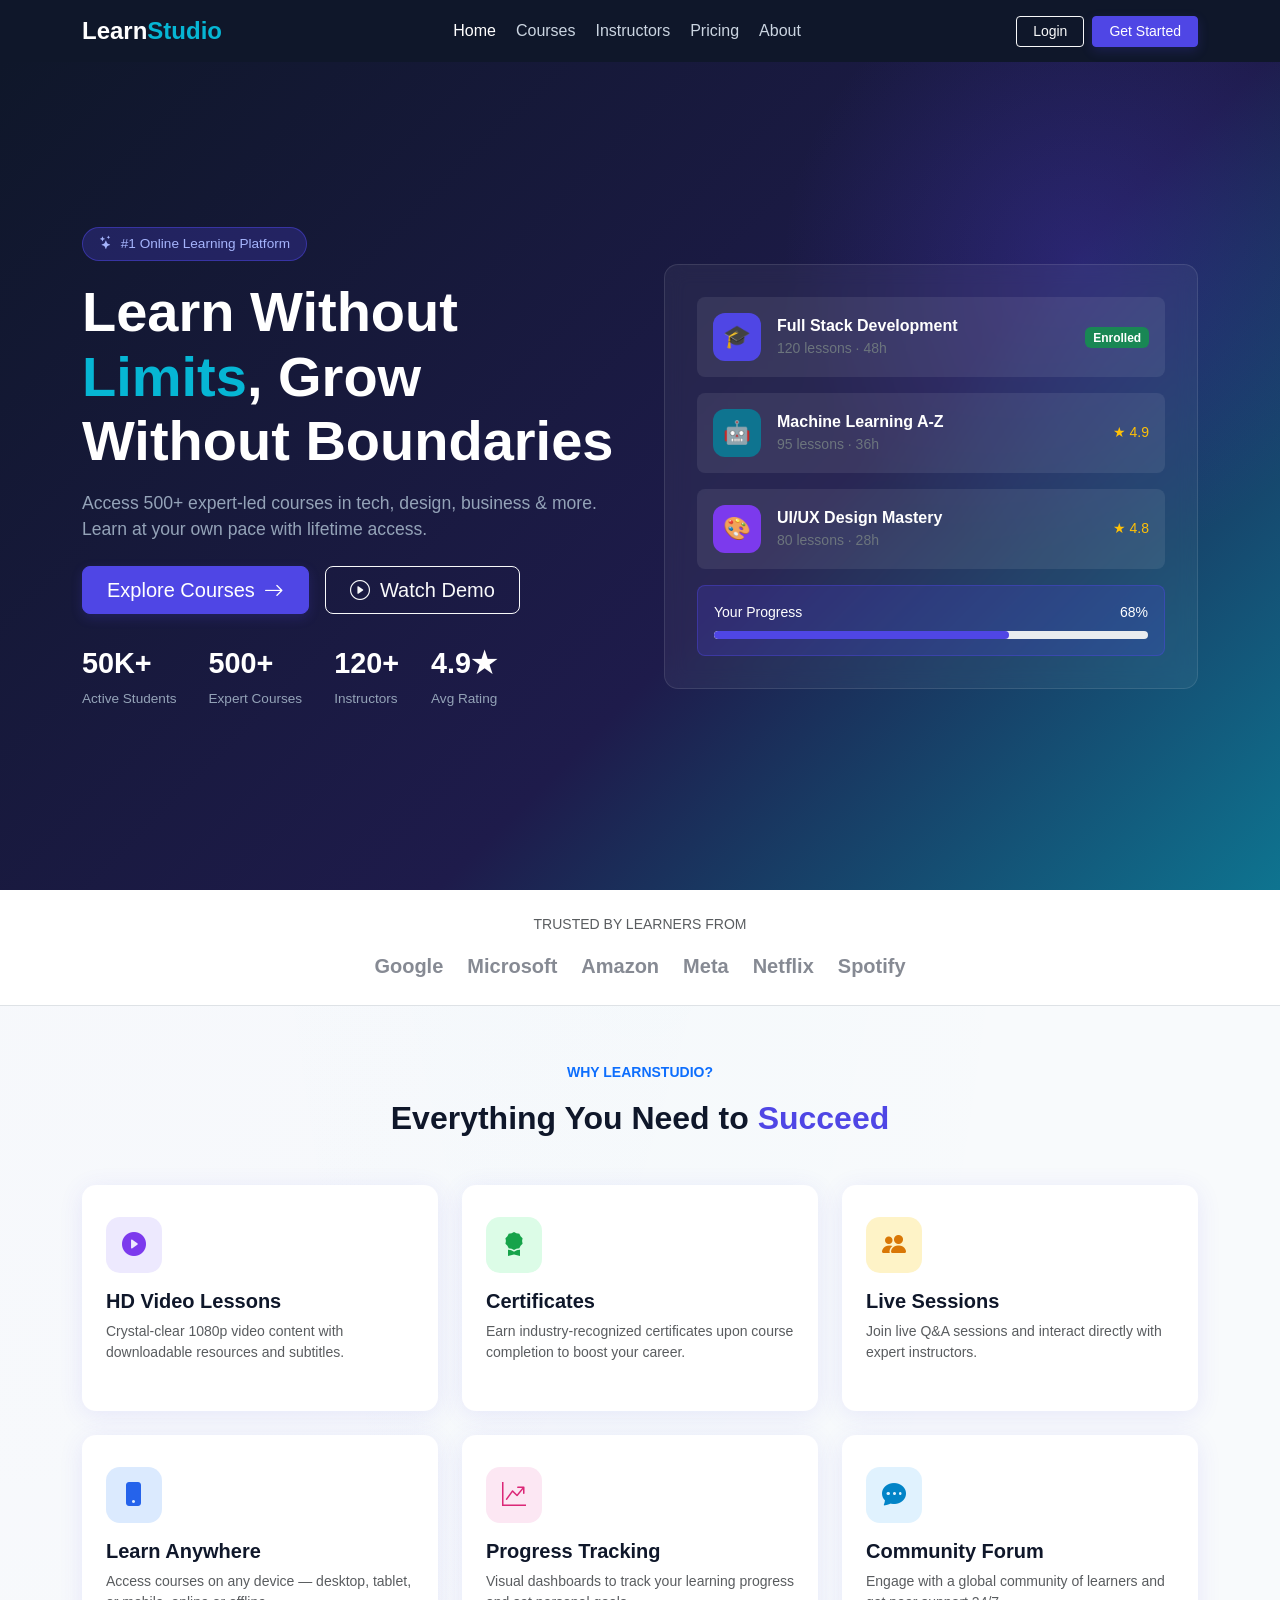
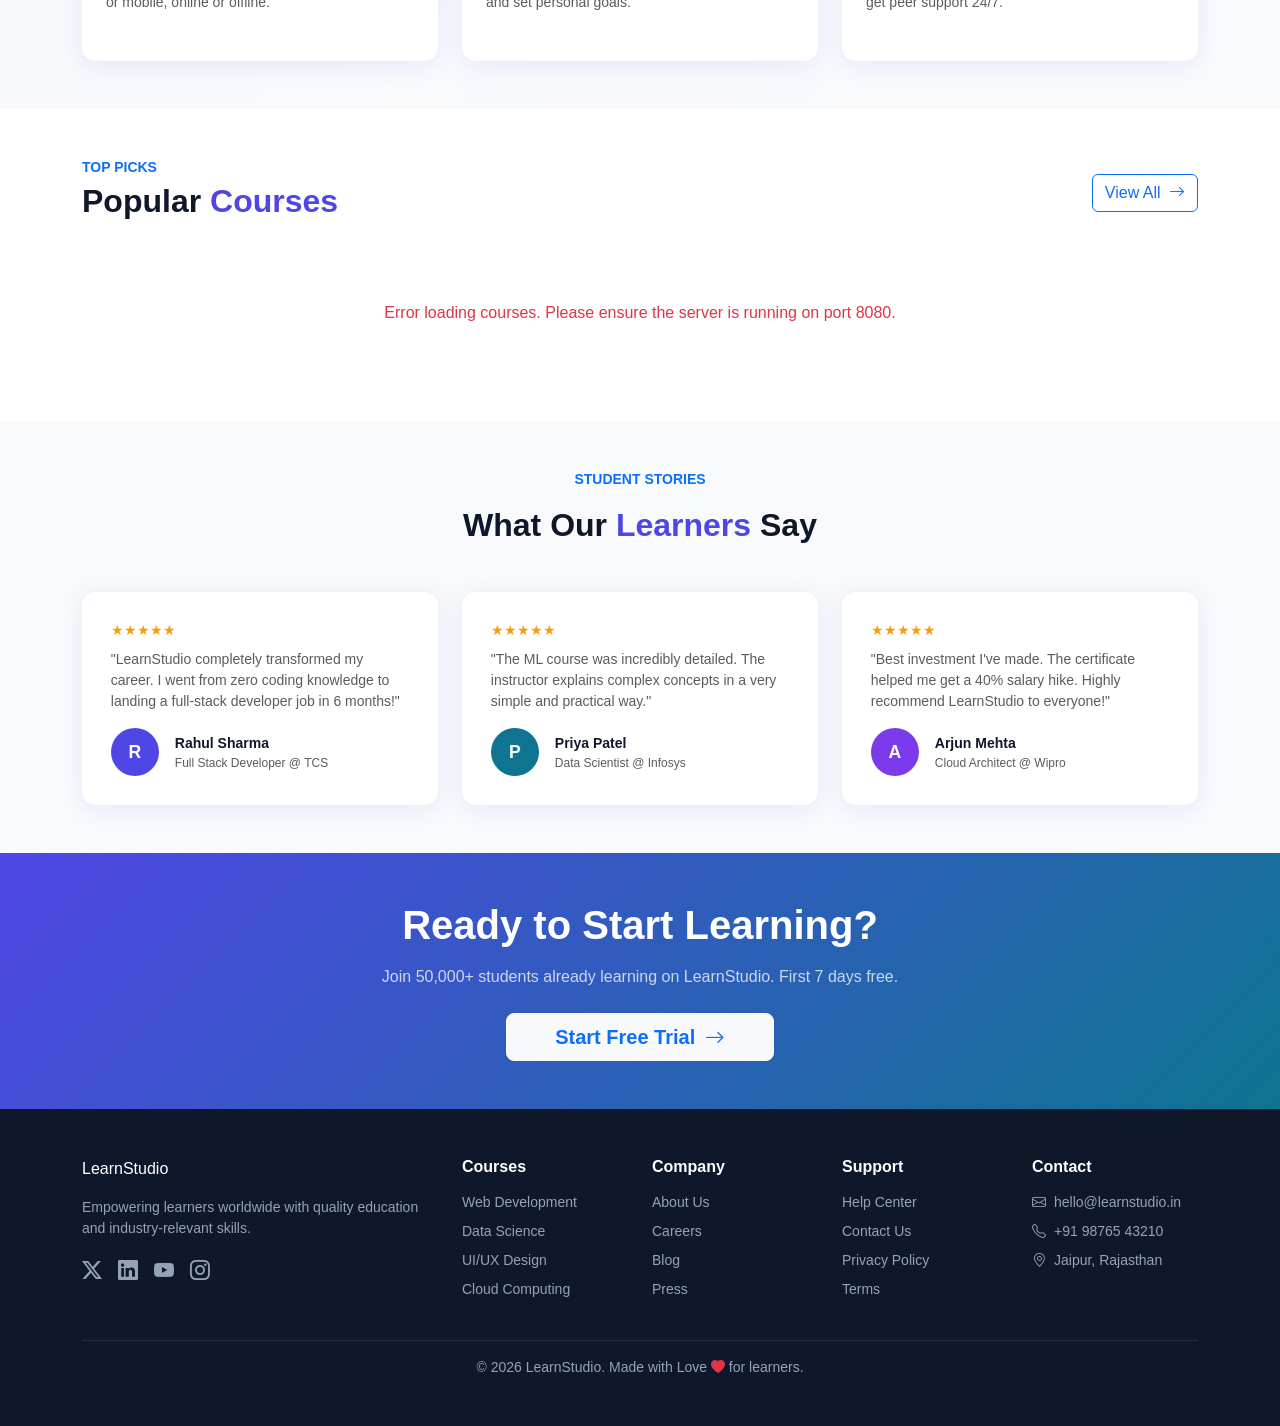
<file: index.html>
<!DOCTYPE html>
<html lang="en">
<head>
  <meta charset="UTF-8" />
  <meta name="viewport" content="width=device-width, initial-scale=1.0"/>
  <title>LearnStudio – Modern Learning Management System</title>
  <link href="https://cdn.jsdelivr.net/npm/bootstrap@5.3.3/dist/css/bootstrap.min.css" rel="stylesheet"/>
  <link href="https://cdn.jsdelivr.net/npm/bootstrap-icons@1.11.3/font/bootstrap-icons.css" rel="stylesheet"/>
  <link href="css/style.css" rel="stylesheet"/>
</head>
<body>

<!-- Navbar -->
<nav class="navbar navbar-expand-lg navbar-dark sticky-top">
  <div class="container">
    <a class="navbar-brand fw-bold fs-4" href="index.html">Learn<span>Studio</span></a>
    <button class="navbar-toggler" type="button" data-bs-toggle="collapse" data-bs-target="#nav">
      <span class="navbar-toggler-icon"></span>
    </button>
    <div class="collapse navbar-collapse" id="nav">
      <ul class="navbar-nav mx-auto gap-1">
        <li class="nav-item"><a class="nav-link active" href="index.html">Home</a></li>
        <li class="nav-item"><a class="nav-link" href="courses.html">Courses</a></li>
        <li class="nav-item"><a class="nav-link" href="#">Instructors</a></li>
        <li class="nav-item"><a class="nav-link" href="#">Pricing</a></li>
        <li class="nav-item"><a class="nav-link" href="about.html">About</a></li>
      </ul>
      <div class="d-flex gap-2" id="navActions">
        <!-- injected by JS -->
      </div>
    </div>
  </div>
</nav>

<!-- Hero -->
<section class="hero">
  <div class="container">
    <div class="row align-items-center g-5">
      <div class="col-lg-6">
        <div class="hero-badge"><i class="bi bi-stars me-1"></i> #1 Online Learning Platform</div>
        <h1>Learn Without <span>Limits</span>, Grow Without Boundaries</h1>
        <p class="mt-3">Access 500+ expert-led courses in tech, design, business & more. Learn at your own pace with lifetime access.</p>
        <div class="d-flex gap-3 mt-4 flex-wrap">
          <a href="courses.html" class="btn btn-primary btn-lg px-4 hero-btn">Explore Courses <i class="bi bi-arrow-right ms-1"></i></a>
          <a href="login.html" class="btn btn-outline-light btn-lg px-4 hero-btn"><i class="bi bi-play-circle me-1"></i> Watch Demo</a>
        </div>
        <div class="hero-stats">
          <div class="stat"><h3>50K+</h3><p>Active Students</p></div>
          <div class="stat"><h3>500+</h3><p>Expert Courses</p></div>
          <div class="stat"><h3>120+</h3><p>Instructors</p></div>
          <div class="stat"><h3>4.9★</h3><p>Avg Rating</p></div>
        </div>
      </div>
      <div class="col-lg-6 d-none d-lg-block">
        <div class="hero-img-wrap">
          <div class="d-flex flex-column gap-3">
            <div class="d-flex align-items-center gap-3 p-3 rounded-3" style="background:rgba(255,255,255,.08)">
              <div style="width:48px;height:48px;background:#4f46e5;border-radius:12px;display:flex;align-items:center;justify-content:center;font-size:1.4rem;">🎓</div>
              <div><div class="text-white fw-semibold">Full Stack Development</div><div class="text-secondary small">120 lessons · 48h</div></div>
              <div class="ms-auto"><span class="badge bg-success">Enrolled</span></div>
            </div>
            <div class="d-flex align-items-center gap-3 p-3 rounded-3" style="background:rgba(255,255,255,.08)">
              <div style="width:48px;height:48px;background:#0e7490;border-radius:12px;display:flex;align-items:center;justify-content:center;font-size:1.4rem;">🤖</div>
              <div><div class="text-white fw-semibold">Machine Learning A-Z</div><div class="text-secondary small">95 lessons · 36h</div></div>
              <div class="ms-auto"><div class="text-warning small">★ 4.9</div></div>
            </div>
            <div class="d-flex align-items-center gap-3 p-3 rounded-3" style="background:rgba(255,255,255,.08)">
              <div style="width:48px;height:48px;background:#7c3aed;border-radius:12px;display:flex;align-items:center;justify-content:center;font-size:1.4rem;">🎨</div>
              <div><div class="text-white fw-semibold">UI/UX Design Mastery</div><div class="text-secondary small">80 lessons · 28h</div></div>
              <div class="ms-auto"><div class="text-warning small">★ 4.8</div></div>
            </div>
            <div class="p-3 rounded-3" style="background:rgba(79,70,229,.2);border:1px solid rgba(79,70,229,.4)">
              <div class="d-flex justify-content-between text-white small mb-2"><span>Your Progress</span><span>68%</span></div>
              <div class="progress"><div class="progress-bar" style="width:68%"></div></div>
            </div>
          </div>
        </div>
      </div>
    </div>
  </div>
</section>

<!-- Trusted By -->
<section class="py-4 bg-white border-bottom">
  <div class="container text-center">
    <p class="text-muted small mb-3">TRUSTED BY LEARNERS FROM</p>
    <div class="d-flex justify-content-center align-items-center gap-4 flex-wrap opacity-50">
      <span class="fw-bold fs-5">Google</span>
      <span class="fw-bold fs-5">Microsoft</span>
      <span class="fw-bold fs-5">Amazon</span>
      <span class="fw-bold fs-5">Meta</span>
      <span class="fw-bold fs-5">Netflix</span>
      <span class="fw-bold fs-5">Spotify</span>
    </div>
  </div>
</section>

<!-- Features -->
<section class="py-5 mt-2">
  <div class="container">
    <div class="text-center mb-5">
      <p class="text-primary fw-semibold small text-uppercase">Why LearnStudio?</p>
      <h2 class="section-title">Everything You Need to <span>Succeed</span></h2>
    </div>
    <div class="row g-4">
      <div class="col-md-4">
        <div class="feature-card">
          <div class="feature-icon" style="background:#ede9fe;color:#7c3aed"><i class="bi bi-play-circle-fill"></i></div>
          <h5 class="fw-bold">HD Video Lessons</h5>
          <p class="text-muted small">Crystal-clear 1080p video content with downloadable resources and subtitles.</p>
        </div>
      </div>
      <div class="col-md-4">
        <div class="feature-card">
          <div class="feature-icon" style="background:#dcfce7;color:#16a34a"><i class="bi bi-award-fill"></i></div>
          <h5 class="fw-bold">Certificates</h5>
          <p class="text-muted small">Earn industry-recognized certificates upon course completion to boost your career.</p>
        </div>
      </div>
      <div class="col-md-4">
        <div class="feature-card">
          <div class="feature-icon" style="background:#fef3c7;color:#d97706"><i class="bi bi-people-fill"></i></div>
          <h5 class="fw-bold">Live Sessions</h5>
          <p class="text-muted small">Join live Q&A sessions and interact directly with expert instructors.</p>
        </div>
      </div>
      <div class="col-md-4">
        <div class="feature-card">
          <div class="feature-icon" style="background:#dbeafe;color:#2563eb"><i class="bi bi-phone-fill"></i></div>
          <h5 class="fw-bold">Learn Anywhere</h5>
          <p class="text-muted small">Access courses on any device — desktop, tablet, or mobile, online or offline.</p>
        </div>
      </div>
      <div class="col-md-4">
        <div class="feature-card">
          <div class="feature-icon" style="background:#fce7f3;color:#db2777"><i class="bi bi-graph-up-arrow"></i></div>
          <h5 class="fw-bold">Progress Tracking</h5>
          <p class="text-muted small">Visual dashboards to track your learning progress and set personal goals.</p>
        </div>
      </div>
      <div class="col-md-4">
        <div class="feature-card">
          <div class="feature-icon" style="background:#e0f2fe;color:#0284c7"><i class="bi bi-chat-dots-fill"></i></div>
          <h5 class="fw-bold">Community Forum</h5>
          <p class="text-muted small">Engage with a global community of learners and get peer support 24/7.</p>
        </div>
      </div>
    </div>
  </div>
</section>

<!-- Popular Courses -->
<section class="py-5 bg-white">
  <div class="container">
    <div class="d-flex justify-content-between align-items-center mb-4 flex-wrap gap-2">
      <div>
        <p class="text-primary fw-semibold small text-uppercase mb-1">Top Picks</p>
        <h2 class="section-title">Popular <span>Courses</span></h2>
      </div>
      <a href="courses.html" class="btn btn-outline-primary">View All <i class="bi bi-arrow-right ms-1"></i></a>
    </div>
    <div class="row g-4" id="popularCoursesRow"></div>
  </div>
</section>

<!-- Testimonials -->
<section class="py-5">
  <div class="container">
    <div class="text-center mb-5">
      <p class="text-primary fw-semibold small text-uppercase">Student Stories</p>
      <h2 class="section-title">What Our <span>Learners</span> Say</h2>
    </div>
    <div class="row g-4">
      <div class="col-md-4">
        <div class="testimonial-card">
          <div class="rating-stars mb-2">★★★★★</div>
          <p class="text-muted small">"LearnStudio completely transformed my career. I went from zero coding knowledge to landing a full-stack developer job in 6 months!"</p>
          <div class="d-flex align-items-center gap-3 mt-3">
            <div class="avatar" style="background:#4f46e5">R</div>
            <div><div class="fw-semibold small">Rahul Sharma</div><div class="text-muted" style="font-size:.75rem">Full Stack Developer @ TCS</div></div>
          </div>
        </div>
      </div>
      <div class="col-md-4">
        <div class="testimonial-card">
          <div class="rating-stars mb-2">★★★★★</div>
          <p class="text-muted small">"The ML course was incredibly detailed. The instructor explains complex concepts in a very simple and practical way."</p>
          <div class="d-flex align-items-center gap-3 mt-3">
            <div class="avatar" style="background:#0e7490">P</div>
            <div><div class="fw-semibold small">Priya Patel</div><div class="text-muted" style="font-size:.75rem">Data Scientist @ Infosys</div></div>
          </div>
        </div>
      </div>
      <div class="col-md-4">
        <div class="testimonial-card">
          <div class="rating-stars mb-2">★★★★★</div>
          <p class="text-muted small">"Best investment I've made. The certificate helped me get a 40% salary hike. Highly recommend LearnStudio to everyone!"</p>
          <div class="d-flex align-items-center gap-3 mt-3">
            <div class="avatar" style="background:#7c3aed">A</div>
            <div><div class="fw-semibold small">Arjun Mehta</div><div class="text-muted" style="font-size:.75rem">Cloud Architect @ Wipro</div></div>
          </div>
        </div>
      </div>
    </div>
  </div>
</section>

<!-- CTA -->
<section class="py-5" style="background:linear-gradient(135deg,#4f46e5,#0e7490)">
  <div class="container text-center text-white">
    <h2 class="fw-bold fs-1 mb-3">Ready to Start Learning?</h2>
    <p class="mb-4 opacity-75">Join 50,000+ students already learning on LearnStudio. First 7 days free.</p>
    <a href="login.html" class="btn btn-light btn-lg px-5 fw-semibold text-primary">Start Free Trial <i class="bi bi-arrow-right ms-1"></i></a>
  </div>
</section>

<!-- Footer -->
<footer class="py-5">
  <div class="container">
    <div class="row g-4">
      <div class="col-lg-4">
        <div class="brand mb-3">Learn<span>Studio</span></div>
        <p class="small">Empowering learners worldwide with quality education and industry-relevant skills.</p>
        <div class="d-flex gap-3 mt-3">
          <a href="#"><i class="bi bi-twitter-x fs-5"></i></a>
          <a href="#"><i class="bi bi-linkedin fs-5"></i></a>
          <a href="#"><i class="bi bi-youtube fs-5"></i></a>
          <a href="#"><i class="bi bi-instagram fs-5"></i></a>
        </div>
      </div>
      <div class="col-6 col-lg-2">
        <h6 class="text-white fw-semibold mb-3">Courses</h6>
        <ul class="list-unstyled small">
          <li class="mb-2"><a href="#">Web Development</a></li>
          <li class="mb-2"><a href="#">Data Science</a></li>
          <li class="mb-2"><a href="#">UI/UX Design</a></li>
          <li class="mb-2"><a href="#">Cloud Computing</a></li>
        </ul>
      </div>
      <div class="col-6 col-lg-2">
        <h6 class="text-white fw-semibold mb-3">Company</h6>
        <ul class="list-unstyled small">
          <li class="mb-2"><a href="#">About Us</a></li>
          <li class="mb-2"><a href="#">Careers</a></li>
          <li class="mb-2"><a href="#">Blog</a></li>
          <li class="mb-2"><a href="#">Press</a></li>
        </ul>
      </div>
      <div class="col-6 col-lg-2">
        <h6 class="text-white fw-semibold mb-3">Support</h6>
        <ul class="list-unstyled small">
          <li class="mb-2"><a href="#">Help Center</a></li>
          <li class="mb-2"><a href="#">Contact Us</a></li>
          <li class="mb-2"><a href="#">Privacy Policy</a></li>
          <li class="mb-2"><a href="#">Terms</a></li>
        </ul>
      </div>
      <div class="col-6 col-lg-2">
        <h6 class="text-white fw-semibold mb-3">Contact</h6>
        <ul class="list-unstyled small">
          <li class="mb-2"><i class="bi bi-envelope me-2"></i>hello@learnstudio.in</li>
          <li class="mb-2"><i class="bi bi-telephone me-2"></i>+91 98765 43210</li>
          <li class="mb-2"><i class="bi bi-geo-alt me-2"></i>Jaipur, Rajasthan</li>
        </ul>
      </div>
    </div>
    <hr class="border-secondary mt-4"/>
    <div class="text-center small">© 2026 LearnStudio. Made with Love <i class="bi bi-heart-fill text-danger"></i> for learners.</div>
  </div>
</footer>

<script src="https://cdn.jsdelivr.net/npm/bootstrap@5.3.3/dist/js/bootstrap.bundle.min.js"></script>
<script src="js/api.js"></script>
<script>
  const THUMB_META = [
    { bg: 'linear-gradient(135deg,#4f46e5,#7c3aed)', icon: '💻' },
    { bg: 'linear-gradient(135deg,#0e7490,#06b6d4)', icon: '🤖' },
    { bg: 'linear-gradient(135deg,#7c3aed,#db2777)', icon: '🎨' },
    { bg: 'linear-gradient(135deg,#d97706,#f59e0b)', icon: '☁️' },
    { bg: 'linear-gradient(135deg,#16a34a,#4ade80)', icon: '📱' }
  ];

  async function loadPopularCourses() {
    const container = document.getElementById('popularCoursesRow');
    try {
      const courses = await apiGetCourses();
      // Display top 4 courses for the homepage
      const popular = courses.slice(0, 4);

      if (popular.length === 0) {
        container.innerHTML = '<div class="col-12 text-center text-muted py-5">No courses available at the moment. Check back later!</div>';
        return;
      }

      container.innerHTML = popular.map((c, i) => {
        let priceHtml = '';
        let freeBadge = '';

        // Ensure price is treated as a number
        const priceValue = (c.price !== undefined && c.price !== null) ? Number(c.price) : 0;

        if (priceValue === 0) {
          // Logic for free courses: show a random original price and a "Free Now" badge
          const fakePrice = Math.floor(Math.random() * (1999 - 1499 + 1)) + 1499;
          priceHtml = `<span class="text-decoration-line-through text-muted me-2" style="font-size: 0.9rem;">₹${fakePrice}</span><span class="text-success">Free</span>`;
          freeBadge = `<span class="badge bg-success badge-level ms-2">Free Now</span>`;
        } else {
          priceHtml = `₹${priceValue.toLocaleString('en-IN')}`;
        }

        const meta = THUMB_META[i % THUMB_META.length];
        return `
          <div class="col-md-6 col-lg-3">
            <div class="card course-card h-100">
              <a href="course-detail.html?id=${c.id}" class="text-decoration-none">
                <div class="course-thumb" style="background:${meta.bg}">${meta.icon}</div>
              </a>
              <div class="card-body d-flex flex-column">
                <div class="d-flex align-items-center mb-2">
                  <span class="badge bg-primary badge-level">${c.level || 'Beginner'}</span>
                  ${freeBadge}
                </div>
                <h6 class="fw-bold mb-1">${c.title}</h6>
                <div class="rating-stars mb-1">${c.rating || '★★★★★'} <span class="text-muted small">(${c.reviews || '0'})</span></div>
                <div class="course-meta d-flex gap-3 mb-2">
                  <span><i class="bi bi-play-circle"></i> ${c.lessons || 0} lessons</span>
                  <span><i class="bi bi-clock"></i> ${c.hours || 0}h</span>
                </div>
                <div class="d-flex justify-content-between align-items-center mt-auto">
                  <span class="fw-bold text-primary fs-5">${priceHtml}</span>
                  <a href="course-detail.html?id=${c.id}" class="btn btn-sm btn-primary">Enroll</a>
                </div>
              </div>
            </div>
          </div>`;
      }).join('');
    } catch (err) {
      container.innerHTML = '<div class="col-12 text-center text-danger py-5">Error loading courses. Please ensure the server is running on port 8080.</div>';
    }
  }

  const nav = document.getElementById('navActions');
  if (getToken()) {
    const user = getUser();
    nav.innerHTML = `
      <a href="dashboard.html" class="btn btn-outline-light btn-sm px-3">
        <i class="bi bi-grid me-1"></i>Dashboard
      </a>
      <button onclick="logout()" class="btn btn-danger btn-sm px-3">
        <i class="bi bi-box-arrow-right me-1"></i>Logout
      </button>`;
  } else {
    nav.innerHTML = `
      <a href="login.html" class="btn btn-outline-light btn-sm px-3">Login</a>
      <a href="login.html" class="btn btn-primary btn-sm px-3">Get Started</a>`;
  }

  loadPopularCourses();
</script>
</body>
</html>
</file>
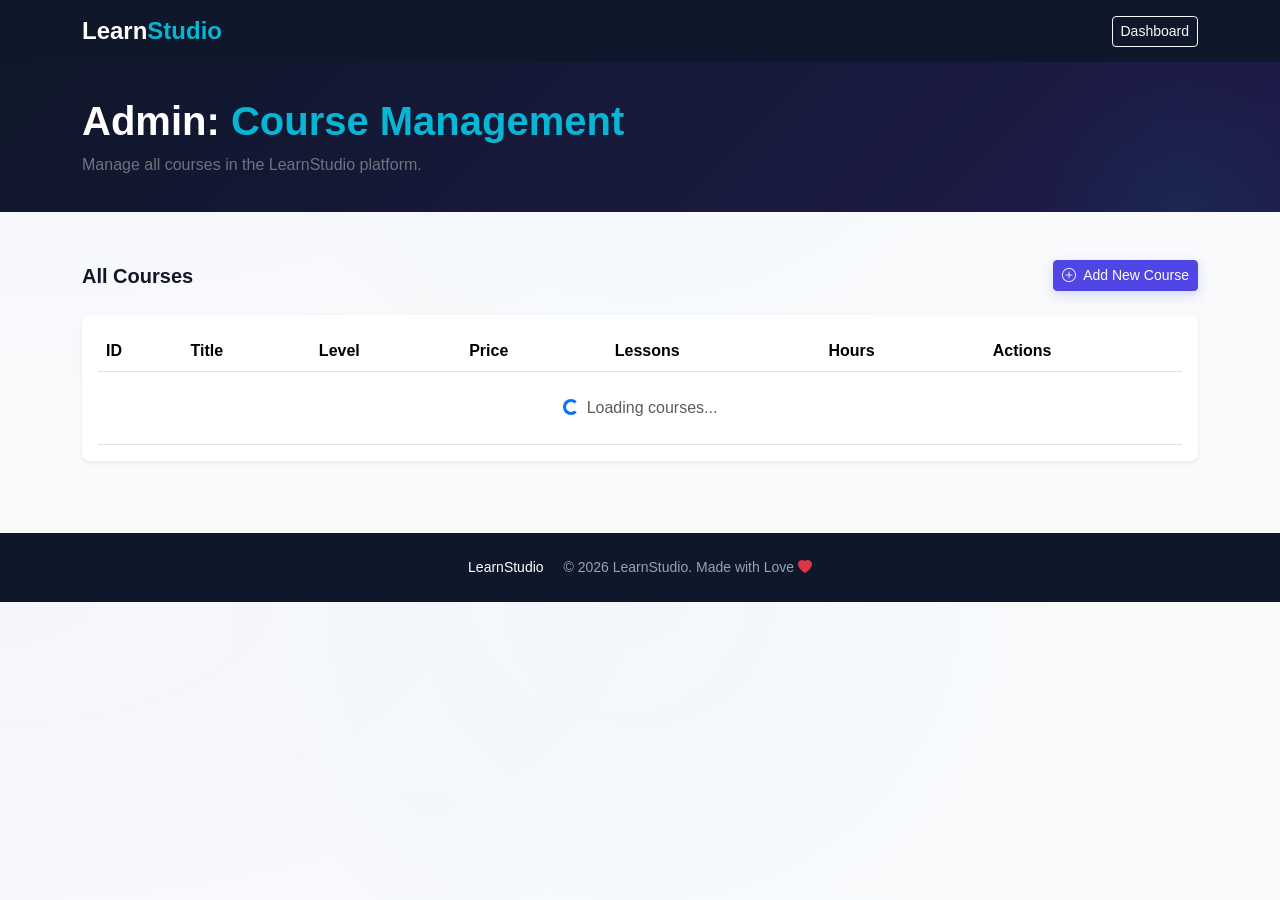
<file: admin-courses.html>
<!DOCTYPE html>
<html lang="en">
<head>
  <meta charset="UTF-8"/>
  <meta name="viewport" content="width=device-width, initial-scale=1.0"/>
  <title>Admin: Course Management – LearnStudio</title>
  <link href="https://cdn.jsdelivr.net/npm/bootstrap@5.3.3/dist/css/bootstrap.min.css" rel="stylesheet"/>
  <link href="https://cdn.jsdelivr.net/npm/bootstrap-icons@1.11.3/font/bootstrap-icons.css" rel="stylesheet"/>
  <link href="css/style.css" rel="stylesheet"/>
  <style>
    .admin-table-container {
      max-height: calc(100vh - 200px); /* Adjust as needed */
      overflow-y: auto;
    }
    .admin-table th, .admin-table td {
      vertical-align: middle;
    }
    .admin-table .course-thumb-sm {
      width: 40px; height: 40px; border-radius: 6px;
      display: flex; align-items: center; justify-content: center;
      font-size: 1.2rem; color: #fff;
      flex-shrink: 0;
    }
  </style>
</head>
<body>

<!-- Navbar -->
<nav class="navbar navbar-expand-lg navbar-dark sticky-top">
  <div class="container">
    <a class="navbar-brand fw-bold fs-4" href="index.html">Learn<span>Studio</span></a>
    <div class="d-flex gap-2 ms-auto" id="navActions">
      <a href="dashboard.html" class="btn btn-outline-light btn-sm">Dashboard</a>
      <!-- Login btn injected by JS only when not logged in -->
    </div>
  </div>
</nav>

<!-- Page Header -->
<div class="page-header">
  <div class="container">
    <h1 class="fw-bold mb-2">Admin: <span>Course Management</span></h1>
    <p class="text-secondary mb-0">Manage all courses in the LearnStudio platform.</p>
  </div>
</div>

<div class="container py-5">
  <div class="d-flex justify-content-between align-items-center mb-4">
    <h5 class="fw-bold mb-0">All Courses</h5>
    <button class="btn btn-primary btn-sm" data-bs-toggle="modal" data-bs-target="#courseModal" onclick="openCourseModal()">
      <i class="bi bi-plus-circle me-1"></i> Add New Course
    </button>
  </div>

  <div class="bg-white rounded-3 p-3 shadow-sm admin-table-container">
    <table class="table table-hover admin-table mb-0">
      <thead>
        <tr>
          <th>ID</th>
          <th>Title</th>
          <th>Level</th>
          <th>Price</th>
          <th>Lessons</th>
          <th>Hours</th>
          <th>Actions</th>
        </tr>
      </thead>
      <tbody id="courseTableBody">
        <tr><td colspan="7" class="text-center text-muted py-4">
          <div class="spinner-border spinner-border-sm text-primary me-2"></div>Loading courses...
        </td></tr>
      </tbody>
    </table>
  </div>
</div>

<!-- Course Edit/Add Modal -->
<div class="modal fade" id="courseModal" tabindex="-1">
  <div class="modal-dialog modal-dialog-centered">
    <div class="modal-content rounded-4 border-0 shadow-lg">
      <div class="modal-header border-0 pb-0">
        <h5 class="modal-title fw-bold" id="courseModalTitle">Add New Course</h5>
        <button type="button" class="btn-close" data-bs-dismiss="modal"></button>
      </div>
      <div class="modal-body">
        <form id="courseForm">
          <input type="hidden" id="courseId"/>
          <div class="mb-3">
            <label for="courseTitle" class="form-label small fw-semibold">Course Title</label>
            <input type="text" class="form-control" id="courseTitle" required/>
          </div>
          <div class="mb-3">
            <label for="courseDescription" class="form-label small fw-semibold">Description</label>
            <textarea class="form-control" id="courseDescription" rows="3"></textarea>
          </div>
          <div class="row g-3 mb-3">
            <div class="col-md-6">
              <label for="courseLevel" class="form-label small fw-semibold">Level</label>
              <select class="form-select" id="courseLevel">
                <option value="Beginner">Beginner</option>
                <option value="Intermediate">Intermediate</option>
                <option value="Advanced">Advanced</option>
                <option value="All Levels">All Levels</option>
              </select>
            </div>
            <div class="col-md-6">
              <label for="coursePrice" class="form-label small fw-semibold">Price (₹)</label>
              <input type="number" class="form-control" id="coursePrice" min="0" value="0" required/>
            </div>
          </div>
          <div class="row g-3 mb-3">
            <div class="col-md-6">
              <label for="courseLessons" class="form-label small fw-semibold">Total Lessons</label>
              <input type="number" class="form-control" id="courseLessons" min="0" value="0" required/>
            </div>
            <div class="col-md-6">
              <label for="courseHours" class="form-label small fw-semibold">Total Hours</label>
              <input type="number" class="form-control" id="courseHours" min="0" value="0" required/>
            </div>
          </div>
          <div class="mb-3">
            <label for="coursePreviewVideoUrl" class="form-label small fw-semibold">Preview Video URL</label>
            <input type="url" class="form-control" id="coursePreviewVideoUrl" placeholder="e.g., https://www.youtube.com/watch?v=..." />
          </div>
          <div class="d-grid mt-4">
            <button type="submit" class="btn btn-primary fw-semibold" id="saveCourseBtn">Save Course</button>
          </div>
        </form>
      </div>
    </div>
  </div>
</div>

<!-- Footer -->
<footer class="py-4 mt-4">
  <div class="container text-center small">
    <span class="brand">Learn<span>Studio</span></span>
    <span class="ms-3">© 2026 LearnStudio. Made with Love <i class="bi bi-heart-fill text-danger"></i></span>
  </div>
</footer>

<script src="https://cdn.jsdelivr.net/npm/bootstrap@5.3.3/dist/js/bootstrap.bundle.min.js"></script>
<script src="js/api.js"></script>
<script>
  requireAuth(); // Ensure user is logged in

  const courseModal = new bootstrap.Modal(document.getElementById('courseModal'));
  const courseForm = document.getElementById('courseForm');
  const courseModalTitle = document.getElementById('courseModalTitle');
  const saveCourseBtn = document.getElementById('saveCourseBtn');

  const THUMB_META = [
    { bg: 'linear-gradient(135deg,#4f46e5,#7c3aed)', icon: '💻' },
    { bg: 'linear-gradient(135deg,#0e7490,#06b6d4)', icon: '🤖' },
    { bg: 'linear-gradient(135deg,#7c3aed,#db2777)', icon: '🎨' },
    { bg: 'linear-gradient(135deg,#d97706,#f59e0b)', icon: '☁️' },
    { bg: 'linear-gradient(135deg,#16a34a,#4ade80)', icon: '📱' }
  ];

  async function loadCourses() {
    const tableBody = document.getElementById('courseTableBody');
    tableBody.innerHTML = `<tr><td colspan="7" class="text-center text-muted py-4">
      <div class="spinner-border spinner-border-sm text-primary me-2"></div>Loading courses...
    </td></tr>`;
    try {
      const courses = await apiGetCourses();
      if (courses.length === 0) {
        tableBody.innerHTML = `<tr><td colspan="7" class="text-center text-muted py-4">No courses found.</td></tr>`;
        return;
      }

      tableBody.innerHTML = courses.map((c, i) => {
        const meta = THUMB_META[i % THUMB_META.length];
        return `
          <tr>
            <td>${c.id}</td>
            <td>
              <div class="d-flex align-items-center gap-2">
                <div class="course-thumb-sm" style="background:${meta.bg}">${meta.icon}</div>
                <span class="fw-semibold">${c.title}</span>
              </div>
            </td>
            <td>${c.level || 'N/A'}</td>
            <td>${c.price === 0 ? 'Free' : `₹${c.price.toLocaleString('en-IN')}`}</td>
            <td>${c.lessons || 0}</td>
            <td>${c.hours || 0}h</td>
            <td>
              <button class="btn btn-sm btn-outline-primary me-2" onclick="editCourse(${c.id})">
                <i class="bi bi-pencil"></i> Edit
              </button>
              <button class="btn btn-sm btn-outline-danger" onclick="deleteCourse(${c.id}, '${c.title}')">
                <i class="bi bi-trash"></i> Delete
              </button>
            </td>
          </tr>
        `;
      }).join('');
    } catch (error) {
      tableBody.innerHTML = `<tr><td colspan="7" class="text-center text-danger py-4">Error loading courses: ${error.message}</td></tr>`;
      console.error('Error loading courses:', error);
    }
  }

  function openCourseModal(course = {}) {
    courseForm.reset();
    document.getElementById('courseId').value = course.id || '';
    document.getElementById('courseTitle').value = course.title || '';
    document.getElementById('courseDescription').value = course.description || '';
    document.getElementById('courseLevel').value = course.level || 'Beginner';
    document.getElementById('coursePrice').value = course.price !== undefined ? course.price : 0;
    document.getElementById('courseLessons').value = course.lessons !== undefined ? course.lessons : 0;
    document.getElementById('courseHours').value = course.hours !== undefined ? course.hours : 0;
    document.getElementById('coursePreviewVideoUrl').value = course.previewVideoUrl || '';

    courseModalTitle.textContent = course.id ? 'Edit Course' : 'Add New Course';
    saveCourseBtn.textContent = course.id ? 'Save Changes' : 'Add Course';
    courseModal.show();
  }

  async function editCourse(id) {
    try {
      const course = await apiGetCourse(id);
      openCourseModal(course);
    } catch (error) {
      alert('Error fetching course details: ' + error.message);
      console.error('Error fetching course for edit:', error);
    }
  }

  courseForm.addEventListener('submit', async (e) => {
    e.preventDefault();
    saveCourseBtn.disabled = true;
    saveCourseBtn.innerHTML = '<span class="spinner-border spinner-border-sm me-2"></span>Saving...';

    const courseId = document.getElementById('courseId').value;
    const courseData = {
      title: document.getElementById('courseTitle').value,
      description: document.getElementById('courseDescription').value,
      level: document.getElementById('courseLevel').value,
      price: parseFloat(document.getElementById('coursePrice').value),
      lessons: parseInt(document.getElementById('courseLessons').value),
      hours: parseInt(document.getElementById('courseHours').value),
      previewVideoUrl: document.getElementById('coursePreviewVideoUrl').value || null
    };

    try {
      if (courseId) {
        await apiUpdateCourse(courseId, courseData);
        alert('Course updated successfully!');
      } else {
        await apiCreateCourse(courseData); // Assuming a create API exists
        alert('Course added successfully!');
      }
      courseModal.hide();
      loadCourses(); // Refresh the list
    } catch (error) {
      alert('Error saving course: ' + error.message);
      console.error('Error saving course:', error);
    } finally {
      saveCourseBtn.disabled = false;
      saveCourseBtn.textContent = courseId ? 'Save Changes' : 'Add Course';
    }
  });

  async function deleteCourse(id, title) {
    if (!confirm(`Are you sure you want to delete the course "${title}" (ID: ${id})? This action cannot be undone.`)) {
      return;
    }
    try {
      await apiDeleteCourse(id);
      alert('Course deleted successfully!');
      loadCourses(); // Refresh the list
    } catch (error) {
      alert('Error deleting course: ' + error.message);
      console.error('Error deleting course:', error);
    }
  }

  // Initial load
  loadCourses();
</script>
</body>
</html>
</file>
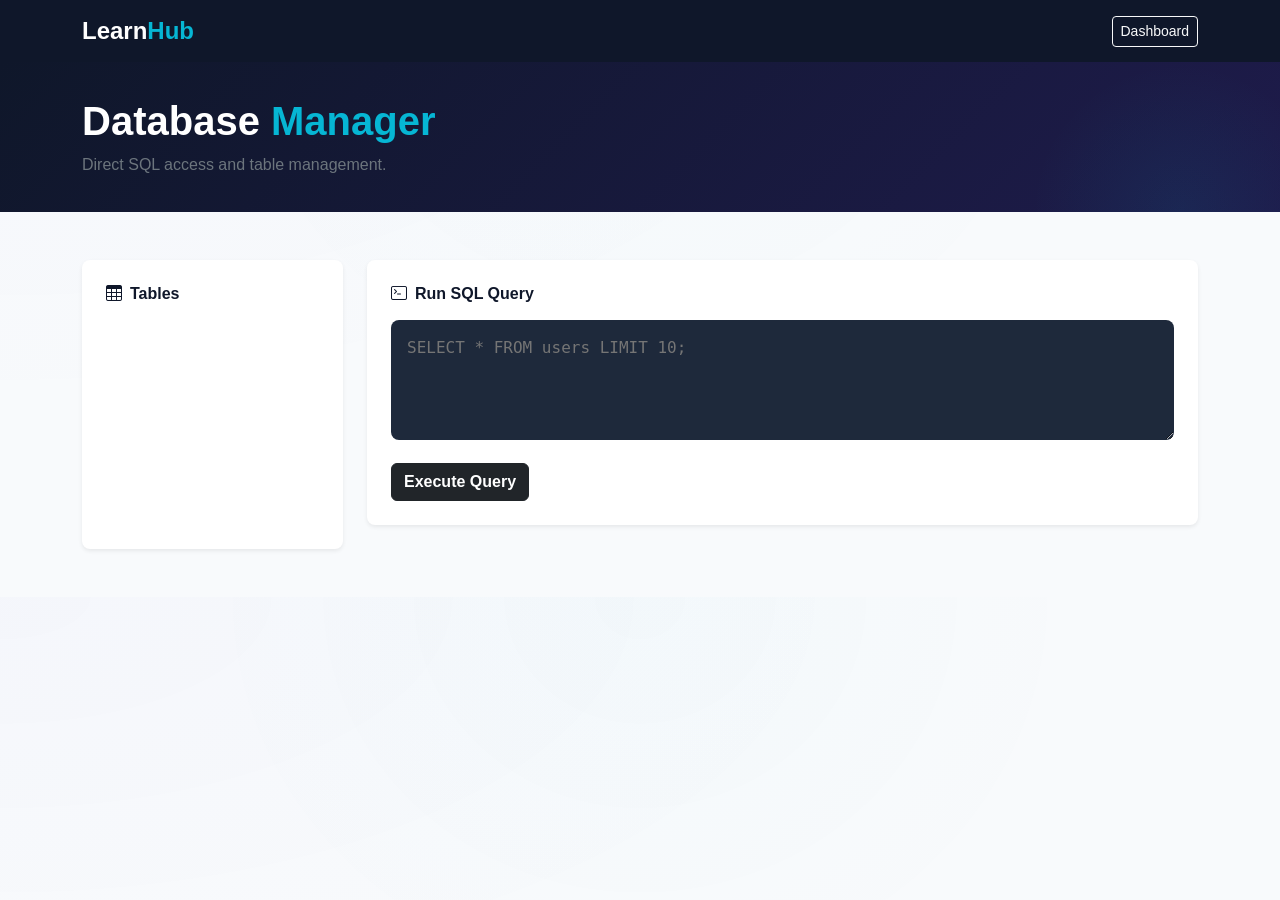
<file: admin-db.html>
<!DOCTYPE html>
<html lang="en">
<head>
  <meta charset="UTF-8"/>
  <meta name="viewport" content="width=device-width, initial-scale=1.0"/>
  <title>Admin: Database Manager – LearnHub</title>
  <link href="https://cdn.jsdelivr.net/npm/bootstrap@5.3.3/dist/css/bootstrap.min.css" rel="stylesheet"/>
  <link href="https://cdn.jsdelivr.net/npm/bootstrap-icons@1.11.3/font/bootstrap-icons.css" rel="stylesheet"/>
  <link href="css/style.css" rel="stylesheet"/>
  <style>
    .sql-editor { font-family: monospace; background: #1e293b; color: #38bdf8; border: none; border-radius: 8px; padding: 1rem; width: 100%; height: 120px; }
    .db-table-wrap { max-height: 500px; overflow: auto; border-radius: 8px; border: 1px solid #e2e8f0; }
    .table-list-item { cursor: pointer; transition: background 0.2s; }
    .table-list-item:hover { background: #f1f5f9; }
  </style>
</head>
<body>

<nav class="navbar navbar-expand-lg navbar-dark sticky-top">
  <div class="container">
    <a class="navbar-brand fw-bold fs-4" href="index.html">Learn<span>Hub</span></a>
    <div class="ms-auto"><a href="dashboard.html" class="btn btn-outline-light btn-sm">Dashboard</a></div>
  </div>
</nav>

<div class="page-header">
  <div class="container">
    <h1 class="fw-bold mb-2">Database <span>Manager</span></h1>
    <p class="text-secondary mb-0">Direct SQL access and table management.</p>
  </div>
</div>

<div class="container py-5">
  <div class="row g-4">
    <!-- Table List -->
    <div class="col-lg-3">
      <div class="bg-white rounded-3 p-4 shadow-sm h-100">
        <h6 class="fw-bold mb-3"><i class="bi bi-table me-2"></i>Tables</h6>
        <div id="tableList" class="list-group list-group-flush small"></div>
      </div>
    </div>

    <!-- Query Editor -->
    <div class="col-lg-9">
      <div class="bg-white rounded-3 p-4 shadow-sm mb-4">
        <h6 class="fw-bold mb-3"><i class="bi bi-terminal me-2"></i>Run SQL Query</h6>
        <textarea class="sql-editor mb-3" id="sqlInput" placeholder="SELECT * FROM users LIMIT 10;"></textarea>
        <div class="d-flex justify-content-between">
          <button class="btn btn-dark fw-semibold" onclick="executeSql()" id="runBtn">Execute Query</button>
          <div id="queryTime" class="small text-muted pt-2"></div>
        </div>
      </div>

      <!-- Results Area -->
      <div id="resultArea" class="bg-white rounded-3 p-4 shadow-sm d-none">
        <div class="d-flex justify-content-between align-items-center mb-3">
          <h6 class="fw-bold mb-0">Results</h6>
          <span class="badge bg-primary" id="rowCount">0 rows</span>
        </div>
        <div class="db-table-wrap">
          <table class="table table-sm table-hover small mb-0" id="resultTable">
            <thead class="table-light sticky-top"></thead>
            <tbody></tbody>
          </table>
        </div>
      </div>
      <div id="sqlError" class="alert alert-danger d-none mt-3"></div>
    </div>
  </div>
</div>

<script src="js/api.js"></script>
<script>
  requireAuth();

  async function loadTables() {
    try {
      const res = await fetch(`${API}/admin/tables`, { headers: authHeaders() });
      const tables = await res.json();
      const list = document.getElementById('tableList');
      list.innerHTML = tables.map(t => `
        <div class="table-list-item p-2 rounded d-flex justify-content-between" onclick="quickSelect('${t.name}')">
          <span>${t.name}</span>
          <span class="text-muted">${t.rowCount}</span>
        </div>`).join('');
    } catch (e) { console.error("Table load failed", e); }
  }

  function quickSelect(table) {
    document.getElementById('sqlInput').value = `SELECT * FROM \`${table}\` LIMIT 50;`;
    executeSql();
  }

  async function executeSql() {
    const sql = document.getElementById('sqlInput').value.trim();
    if (!sql) return;

    const btn = document.getElementById('runBtn');
    const errorEl = document.getElementById('sqlError');
    const resultArea = document.getElementById('resultArea');
    const table = document.getElementById('resultTable');
    
    btn.disabled = true;
    errorEl.classList.add('d-none');

    try {
      const res = await fetch(`${API}/admin/sql`, {
        method: 'POST',
        headers: authHeaders(),
        body: JSON.stringify({ sql })
      });
      const data = await res.json();

      if (!data.success) {
        errorEl.textContent = data.error;
        errorEl.classList.remove('d-none');
        resultArea.classList.add('d-none');
      } else {
        resultArea.classList.remove('d-none');
        document.getElementById('queryTime').textContent = `Executed in ${data.executionMs}ms`;
        
        if (data.type === 'SELECT') {
          document.getElementById('rowCount').textContent = `${data.rowCount} rows`;
          // Render Columns
          table.querySelector('thead').innerHTML = `<tr>${data.columns.map(c => `<th>${c}</th>`).join('')}</tr>`;
          // Render Rows
          table.querySelector('tbody').innerHTML = data.rows.map(row => 
            `<tr>${row.map(cell => `<td>${cell === null ? '<em class="text-muted">NULL</em>' : cell}</td>`).join('')}</tr>`
          ).join('');
        } else {
          document.getElementById('rowCount').textContent = `${data.affectedRows} affected`;
          table.querySelector('thead').innerHTML = '<tr><th>Status</th></tr>';
          table.querySelector('tbody').innerHTML = `<tr><td class="text-success">${data.message}</td></tr>`;
          loadTables(); // Refresh table counts
        }
      }
    } catch (e) {
      errorEl.textContent = "Request failed. Ensure Spring Boot is running and you have ADMIN rights.";
      errorEl.classList.remove('d-none');
    } finally {
      btn.disabled = false;
    }
  }

  loadTables();
</script>
</body>
</html>
</file>
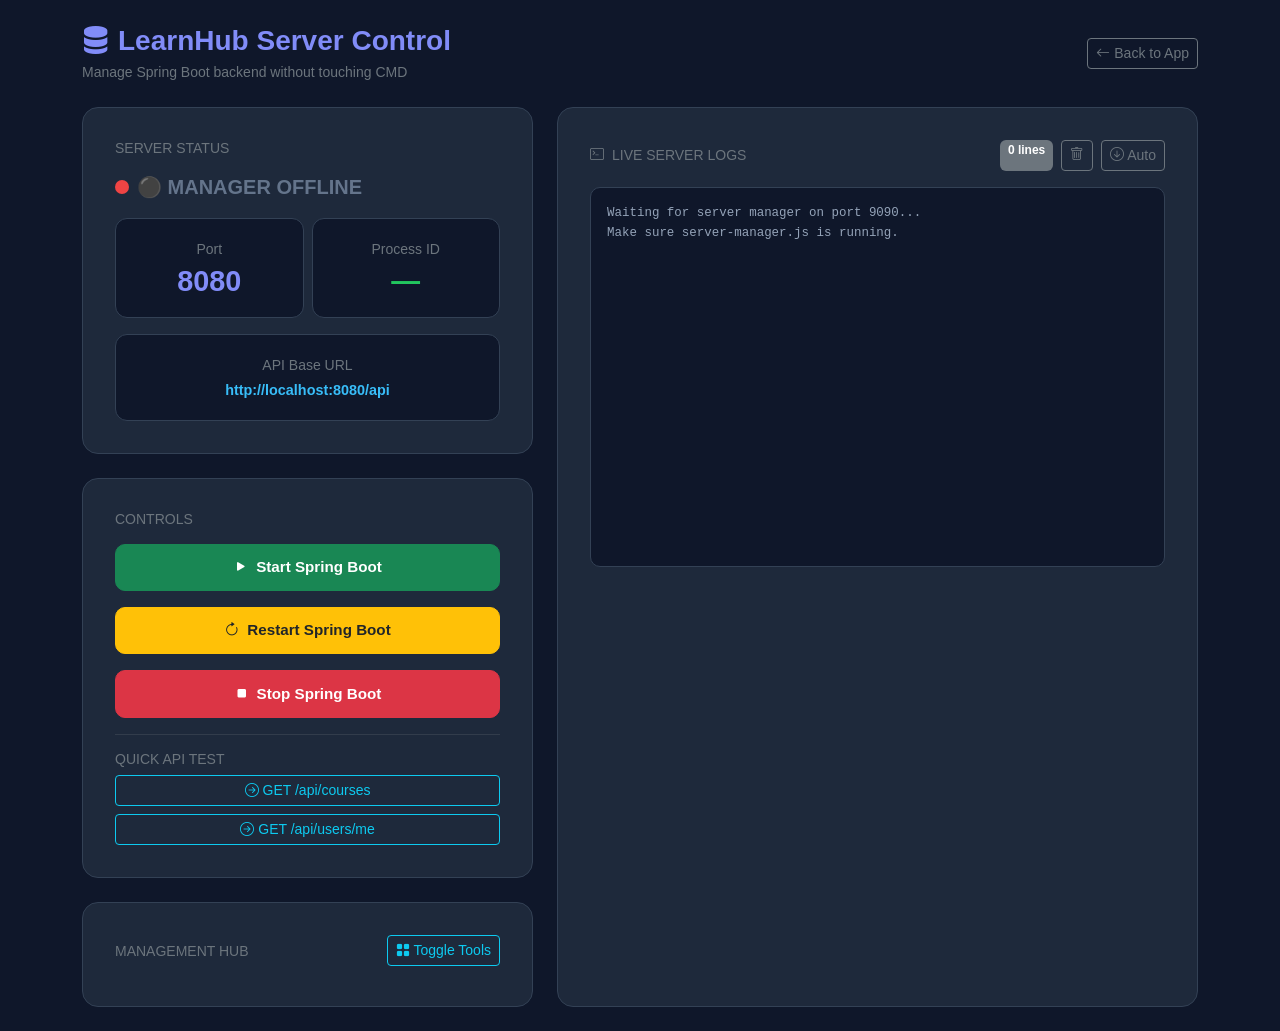
<file: admin.html>
<!DOCTYPE html>
<html lang="en">
<head>
  <meta charset="UTF-8"/>
  <meta name="viewport" content="width=device-width, initial-scale=1.0"/>
  <title>LearnHub – Server Control Panel</title>
  <link href="https://cdn.jsdelivr.net/npm/bootstrap@5.3.3/dist/css/bootstrap.min.css" rel="stylesheet"/>
  <link href="https://cdn.jsdelivr.net/npm/bootstrap-icons@1.11.3/font/bootstrap-icons.css" rel="stylesheet"/>
  <style>
    body { background:#0f172a; color:#e2e8f0; font-family:'Segoe UI',sans-serif; }
    .panel { background:#1e293b; border-radius:16px; padding:2rem; border:1px solid #334155; }
    .status-dot { width:14px; height:14px; border-radius:50%; display:inline-block; margin-right:8px; }
    .dot-running  { background:#22c55e; box-shadow:0 0 8px #22c55e; animation:pulse 1.5s infinite; }
    .dot-starting { background:#f59e0b; box-shadow:0 0 8px #f59e0b; animation:pulse .8s infinite; }
    .dot-stopped  { background:#ef4444; }
    @keyframes pulse { 0%,100%{opacity:1} 50%{opacity:.4} }
    .log-box {
      background:#0f172a; border-radius:10px; padding:1rem;
      height:380px; overflow-y:auto; font-family:monospace;
      font-size:.78rem; border:1px solid #334155;
    }
    .log-line { margin-bottom:2px; }
    .log-line.success { color:#22c55e; }
    .log-line.warn    { color:#f59e0b; }
    .log-line.error   { color:#ef4444; }
    .log-line.info    { color:#94a3b8; }
    .btn-control {
      padding:.7rem 1.8rem; border-radius:10px;
      font-weight:600; font-size:.95rem;
    }
    .metric-box {
      background:#0f172a; border-radius:12px;
      padding:1.2rem; border:1px solid #334155;
      text-align:center;
    }
    .metric-box h3 { font-size:1.8rem; font-weight:700; margin:0; }
  </style>
</head>
<body>
<div class="container py-4">

  <!-- Header -->
  <div class="d-flex align-items-center justify-content-between mb-4 flex-wrap gap-3">
    <div>
      <h3 class="fw-bold mb-1" style="color:#818cf8">
        <i class="bi bi-server me-2"></i>LearnHub Server Control
      </h3>
      <p class="text-secondary small mb-0">Manage Spring Boot backend without touching CMD</p>
    </div>
    <a href="index.html" class="btn btn-outline-secondary btn-sm">
      <i class="bi bi-arrow-left me-1"></i>Back to App
    </a>
  </div>

  <div class="row g-4">

    <!-- Left: Control Panel -->
    <div class="col-lg-5">

      <!-- Status Card -->
      <div class="panel mb-4">
        <h6 class="text-secondary small text-uppercase mb-3">Server Status</h6>
        <div class="d-flex align-items-center mb-3">
          <span class="status-dot dot-stopped" id="statusDot"></span>
          <span class="fw-bold fs-5" id="statusText">Checking...</span>
        </div>
        <div class="row g-2 mb-3">
          <div class="col-6">
            <div class="metric-box">
              <div class="text-secondary small mb-1">Port</div>
              <h3 style="color:#818cf8">8080</h3>
            </div>
          </div>
          <div class="col-6">
            <div class="metric-box">
              <div class="text-secondary small mb-1">Process ID</div>
              <h3 style="color:#22c55e" id="pidDisplay">—</h3>
            </div>
          </div>
        </div>
        <div class="metric-box">
          <div class="text-secondary small mb-1">API Base URL</div>
          <div class="fw-semibold" style="color:#38bdf8;font-size:.9rem">
            http://localhost:8080/api
          </div>
        </div>
      </div>

      <!-- Control Buttons -->
      <div class="panel">
        <h6 class="text-secondary small text-uppercase mb-3">Controls</h6>
        <div class="d-grid gap-3">
          <button class="btn btn-success btn-control" onclick="controlServer('start')" id="btnStart">
            <i class="bi bi-play-fill me-2"></i>Start Spring Boot
          </button>
          <button class="btn btn-warning btn-control text-dark" onclick="controlServer('restart')" id="btnRestart">
            <i class="bi bi-arrow-clockwise me-2"></i>Restart Spring Boot
          </button>
          <button class="btn btn-danger btn-control" onclick="controlServer('stop')" id="btnStop">
            <i class="bi bi-stop-fill me-2"></i>Stop Spring Boot
          </button>
        </div>

        <hr class="border-secondary my-3"/>

        <!-- Quick API Tests -->
        <h6 class="text-secondary small text-uppercase mb-2">Quick API Test</h6>
        <div class="d-grid gap-2">
          <button class="btn btn-outline-info btn-sm" onclick="testApi('/api/courses')">
            <i class="bi bi-arrow-right-circle me-1"></i>GET /api/courses
          </button>
          <button class="btn btn-outline-info btn-sm" onclick="testApi('/api/users/me')">
            <i class="bi bi-arrow-right-circle me-1"></i>GET /api/users/me
          </button>
        </div>
        <div id="apiTestResult" class="mt-2 p-2 rounded" style="background:#0f172a;font-size:.75rem;font-family:monospace;display:none;color:#22c55e;word-break:break-all"></div>
      </div>

      <!-- Admin Management Hub -->
      <div class="panel mt-4">
        <div class="d-flex justify-content-between align-items-center mb-2">
          <h6 class="text-secondary small text-uppercase mb-0">Management Hub</h6>
          <button class="btn btn-sm btn-outline-info" type="button" data-bs-toggle="collapse" data-bs-target="#mgmtTools">
            <i class="bi bi-grid-fill"></i> Toggle Tools
          </button>
        </div>
        <div class="collapse" id="mgmtTools">
          <div class="d-grid gap-2 pt-3">
            <a href="admin-courses.html" class="btn btn-outline-light btn-sm text-start py-2">
              <i class="bi bi-journal-plus me-2"></i>Manage Courses
            </a>
            <!-- 
            <a href="admin-db.html" class="btn btn-outline-light btn-sm text-start py-2">
              <i class="bi bi-database-fill-gear me-2"></i>Database Manager
            </a>
            -->
          </div>
        </div>
      </div>
    </div>

    <!-- Right: Live Logs -->
    <div class="col-lg-7">
      <div class="panel h-100">
        <div class="d-flex justify-content-between align-items-center mb-3">
          <h6 class="text-secondary small text-uppercase mb-0">
            <i class="bi bi-terminal me-2"></i>Live Server Logs
          </h6>
          <div class="d-flex gap-2">
            <span class="badge bg-secondary" id="logCount">0 lines</span>
            <button class="btn btn-outline-secondary btn-sm" onclick="clearLogs()">
              <i class="bi bi-trash"></i>
            </button>
            <button class="btn btn-outline-secondary btn-sm" onclick="toggleAutoScroll()" id="scrollBtn">
              <i class="bi bi-arrow-down-circle"></i> Auto
            </button>
          </div>
        </div>
        <div class="log-box" id="logBox">
          <div class="log-line info">Waiting for server manager on port 9090...</div>
          <div class="log-line info">Make sure server-manager.js is running.</div>
        </div>
      </div>
    </div>

  </div>
</div>

<script src="https://cdn.jsdelivr.net/npm/bootstrap@5.3.3/dist/js/bootstrap.bundle.min.js"></script>
<script>
  const MANAGER = 'http://localhost:9090';
  const SPRING  = 'http://localhost:8080';
  let autoScroll = true;
  let lastLogCount = 0;

  // ── Status polling every 2 seconds ──────────────────────
  async function pollStatus() {
    try {
      const res  = await fetch(`${MANAGER}/status`);
      const data = await res.json();
      updateStatusUI(data.status, data.pid);
    } catch {
      updateStatusUI('offline', null);
    }
  }

  function updateStatusUI(s, pid) {
    const dot  = document.getElementById('statusDot');
    const text = document.getElementById('statusText');
    const pidEl = document.getElementById('pidDisplay');

    dot.className = 'status-dot';
    if (s === 'running') {
      dot.classList.add('dot-running');
      text.textContent = '🟢 RUNNING';
      text.style.color = '#22c55e';
    } else if (s === 'starting') {
      dot.classList.add('dot-starting');
      text.textContent = '🟡 STARTING...';
      text.style.color = '#f59e0b';
    } else if (s === 'stopped') {
      dot.classList.add('dot-stopped');
      text.textContent = '🔴 STOPPED';
      text.style.color = '#ef4444';
    } else {
      dot.classList.add('dot-stopped');
      text.textContent = '⚫ MANAGER OFFLINE';
      text.style.color = '#64748b';
    }
    pidEl.textContent = pid || '—';
  }

  // ── Control buttons ──────────────────────────────────────
  async function controlServer(action) {
    const btnMap = { start:'btnStart', stop:'btnStop', restart:'btnRestart' };
    const btn = document.getElementById(btnMap[action]);
    const orig = btn.innerHTML;
    btn.disabled = true;
    btn.innerHTML = `<span class="spinner-border spinner-border-sm me-2"></span>${action}ing...`;

    try {
      await fetch(`${MANAGER}/${action}`);
      appendLog(`→ ${action.toUpperCase()} command sent`, 'success');
    } catch {
      appendLog('❌ Server manager not running. Start server-manager.js first.', 'error');
    }
    setTimeout(() => { btn.disabled = false; btn.innerHTML = orig; }, 2000);
  }

  // ── Log polling every 1.5 seconds ───────────────────────
  async function pollLogs() {
    try {
      const res  = await fetch(`${MANAGER}/logs`);
      const data = await res.json();
      if (data.logs.length !== lastLogCount) {
        renderLogs(data.logs);
        lastLogCount = data.logs.length;
      }
    } catch { /* manager not running */ }
  }

  function renderLogs(lines) {
    const box = document.getElementById('logBox');
    box.innerHTML = lines.map(line => {
      let cls = 'info';
      if (line.includes('✅') || line.includes('Started'))  cls = 'success';
      else if (line.includes('[WARN]') || line.includes('WARN')) cls = 'warn';
      else if (line.includes('ERROR') || line.includes('[ERR]')) cls = 'error';
      return `<div class="log-line ${cls}">${escHtml(line)}</div>`;
    }).join('');
    document.getElementById('logCount').textContent = lines.length + ' lines';
    if (autoScroll) box.scrollTop = box.scrollHeight;
  }

  function appendLog(msg, cls = 'info') {
    const box = document.getElementById('logBox');
    const div = document.createElement('div');
    div.className = `log-line ${cls}`;
    div.textContent = `[${new Date().toLocaleTimeString()}] ${msg}`;
    box.appendChild(div);
    if (autoScroll) box.scrollTop = box.scrollHeight;
  }

  function clearLogs() {
    document.getElementById('logBox').innerHTML = '';
    lastLogCount = 0;
  }

  function toggleAutoScroll() {
    autoScroll = !autoScroll;
    document.getElementById('scrollBtn').innerHTML =
      `<i class="bi bi-arrow-${autoScroll ? 'down' : 'up'}-circle"></i> Auto`;
  }

  // ── Quick API test ───────────────────────────────────────
  async function testApi(endpoint) {
    const el = document.getElementById('apiTestResult');
    el.style.display = 'block';
    el.textContent = 'Testing...';
    try {
      const res  = await fetch(SPRING + endpoint);
      const data = await res.json();
      el.style.color = '#22c55e';
      el.textContent = JSON.stringify(data, null, 2).substring(0, 300);
    } catch {
      el.style.color = '#ef4444';
      el.textContent = '❌ Spring Boot not reachable on port 8080';
    }
  }

  function escHtml(s) {
    return s.replace(/&/g,'&amp;').replace(/</g,'&lt;').replace(/>/g,'&gt;');
  }

  // ── Start polling ────────────────────────────────────────
  pollStatus();
  pollLogs();
  setInterval(pollStatus, 2000);
  setInterval(pollLogs,   1500);
</script>
</body>
</html>
</file>
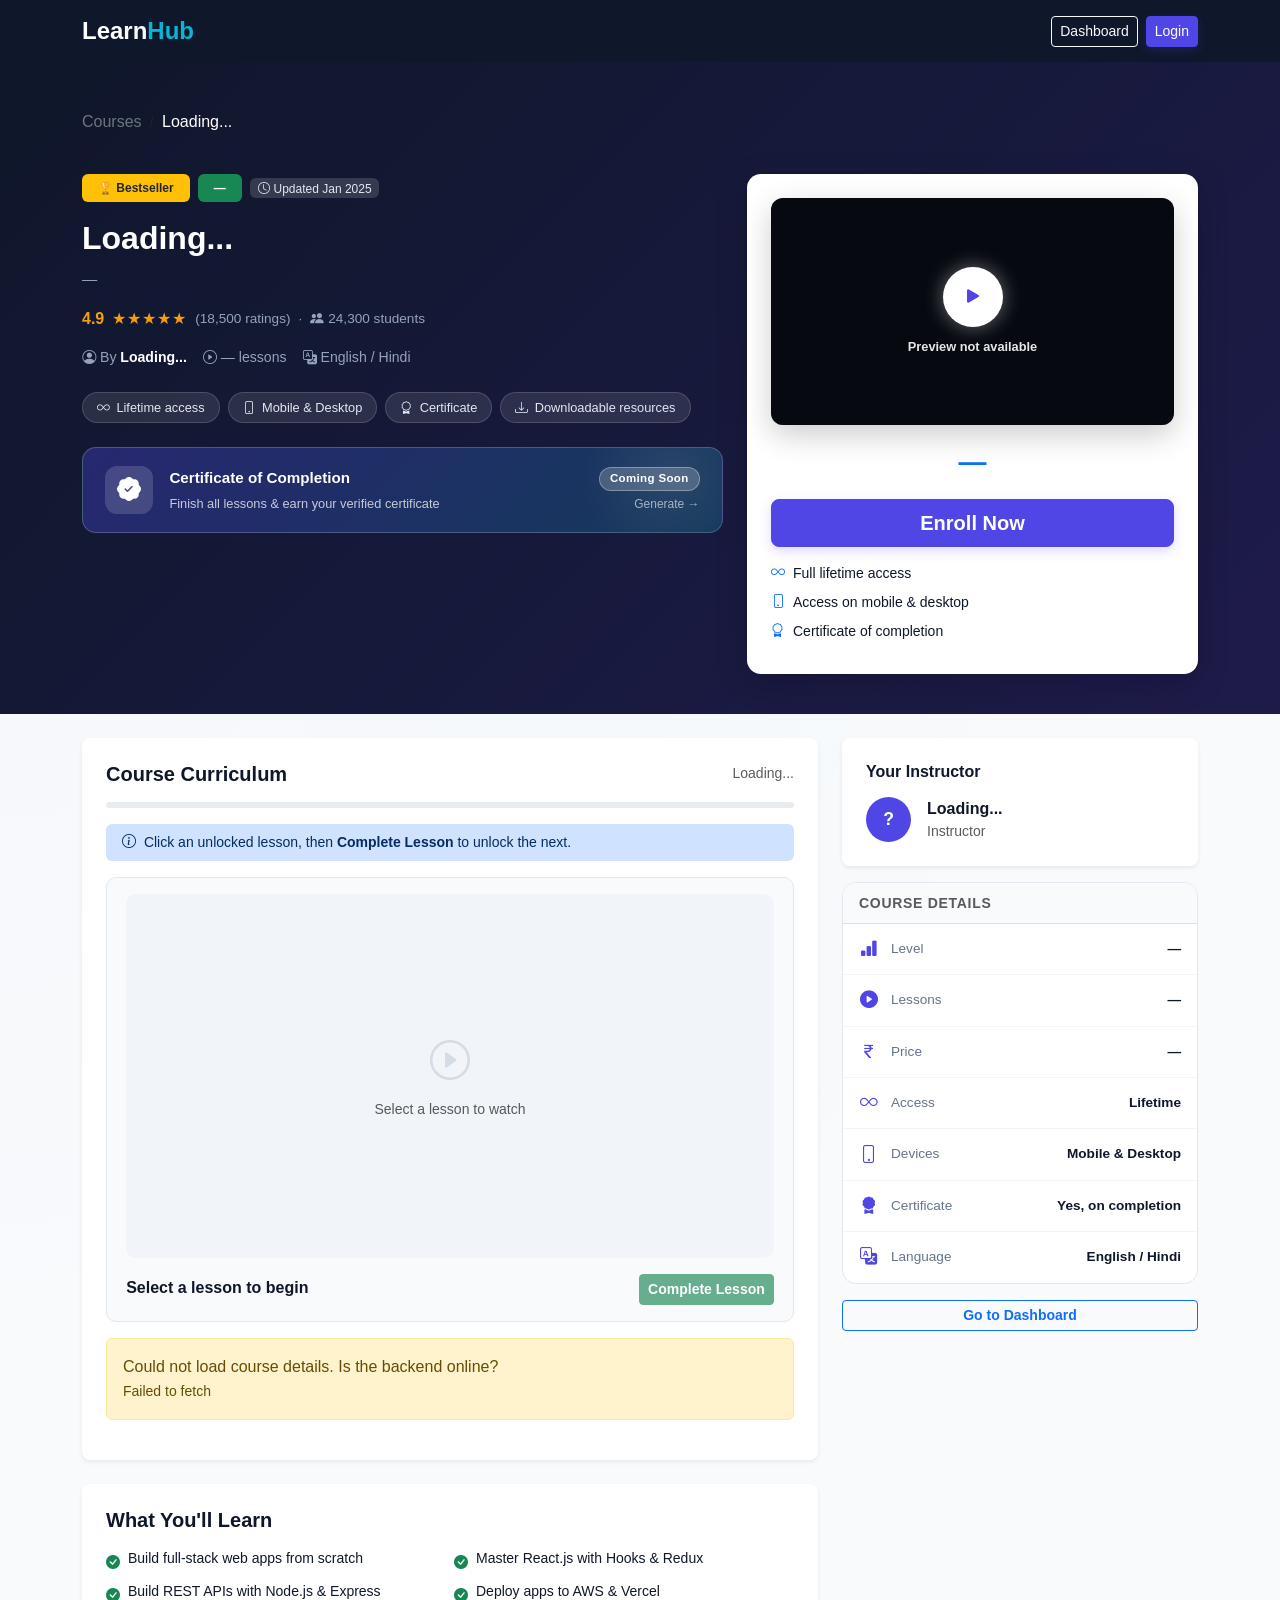
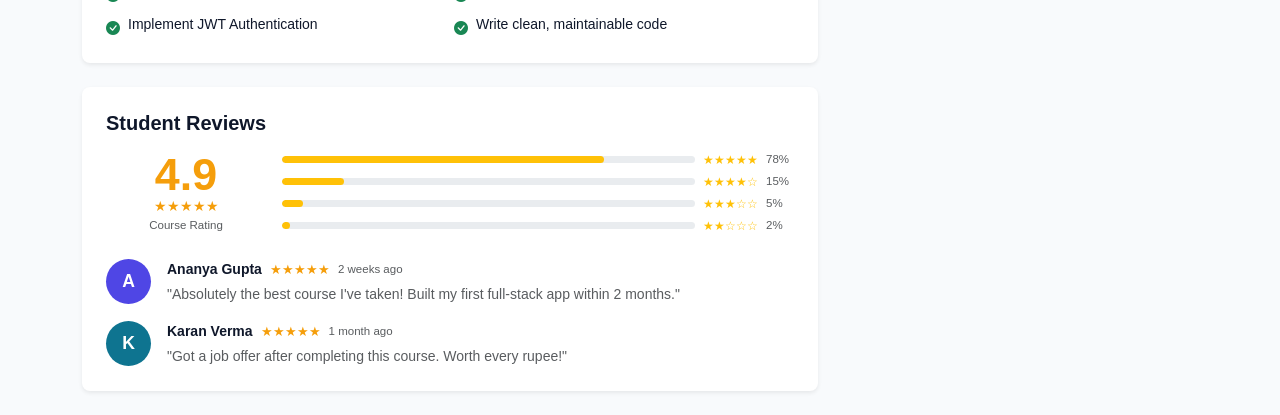
<file: course-detail.html>
<!DOCTYPE html>
<html lang="en">
<head>
  <meta charset="UTF-8"/>
  <meta name="viewport" content="width=device-width, initial-scale=1.0"/>
  <title>Course – LearnHub</title>
  <link href="https://cdn.jsdelivr.net/npm/bootstrap@5.3.3/dist/css/bootstrap.min.css" rel="stylesheet"/>
  <link href="https://cdn.jsdelivr.net/npm/bootstrap-icons@1.11.3/font/bootstrap-icons.css" rel="stylesheet"/>
  <link href="css/style.css" rel="stylesheet"/>
</head>
<body>

<!-- Navbar -->
<nav class="navbar navbar-expand-lg navbar-dark sticky-top">
  <div class="container">
    <a class="navbar-brand fw-bold fs-4" href="index.html">Learn<span>Hub</span></a>
    <div class="d-flex gap-2 ms-auto" id="navActions">
      <a href="dashboard.html" class="btn btn-outline-light btn-sm">Dashboard</a>
      <!-- Login btn injected by JS only when not logged in -->
    </div>
  </div>
</nav>


<div class="course-hero">
  <div class="container">
    <nav aria-label="breadcrumb" class="mb-3">
      <ol class="breadcrumb mb-0">
        <li class="breadcrumb-item"><a href="courses.html" class="text-secondary text-decoration-none">Courses</a></li>
        <li class="breadcrumb-item active text-white" id="breadcrumb-title">Loading...</li>
      </ol>
    </nav>

    <div class="row align-items-start g-4 mt-1">
      <!-- Left: course info -->
      <div class="col-lg-7">
        <!-- Tags row -->
        <div class="d-flex align-items-center gap-2 flex-wrap mb-3">
          <span class="badge bg-warning text-dark fw-semibold px-3 py-2">🏆 Bestseller</span>
          <span class="badge bg-success fw-semibold px-3 py-2" id="course-level-badge">—</span>
          <span class="badge" style="background:rgba(255,255,255,.15);color:#e2e8f0;font-weight:500">
            <i class="bi bi-clock me-1"></i>Updated Jan 2025
          </span>
        </div>

        <!-- Title -->
        <h1 class="fw-bold lh-sm mb-2" style="font-size:clamp(1.4rem,3vw,2rem)" id="course-hero-title">Loading...</h1>

        <!-- Description -->
        <p class="mb-3" style="color:#94a3b8;font-size:.95rem;line-height:1.65" id="course-description">—</p>

        <!-- Rating + students -->
        <div class="d-flex align-items-center gap-2 flex-wrap mb-3">
          <span style="color:#f59e0b;font-weight:700;font-size:1rem">4.9</span>
          <span style="color:#f59e0b;letter-spacing:1px">★★★★★</span>
          <span style="color:#94a3b8;font-size:.85rem">(18,500 ratings)</span>
          <span style="color:#94a3b8;font-size:.85rem">·</span>
          <span style="color:#94a3b8;font-size:.85rem"><i class="bi bi-people-fill me-1"></i>24,300 students</span>
        </div>

        <!-- Instructor + lessons row -->
        <div class="d-flex gap-3 flex-wrap mb-4" style="font-size:.88rem;color:#94a3b8">
          <span><i class="bi bi-person-circle me-1"></i>By
            <strong class="text-white" id="instructor-name">Loading...</strong>
          </span>
          <span><i class="bi bi-play-circle me-1"></i><span id="total-lessons-hero">—</span> lessons</span>
          <span><i class="bi bi-translate me-1"></i>English / Hindi</span>
        </div>

        <!-- Quick-stat pills -->
        <div class="d-flex flex-wrap gap-2 mb-4">
          <div class="hero-stat-pill"><i class="bi bi-infinity"></i> Lifetime access</div>
          <div class="hero-stat-pill"><i class="bi bi-phone"></i> Mobile &amp; Desktop</div>
          <div class="hero-stat-pill"><i class="bi bi-award"></i> Certificate</div>
          <div class="hero-stat-pill"><i class="bi bi-download"></i> Downloadable resources</div>
        </div>

        <!-- Certificate Banner -->
        <div class="cd-cert-banner" onclick="showCertModal()">
          <div class="cd-cert-glow"></div>
          <div class="d-flex align-items-center gap-3 position-relative">
            <div class="cd-cert-icon">
              <i class="bi bi-patch-check-fill"></i>
            </div>
            <div class="flex-grow-1">
              <div class="fw-bold mb-1" style="font-size:.95rem">Certificate of Completion</div>
              <div style="font-size:.8rem;opacity:.75">Finish all lessons &amp; earn your verified certificate</div>
            </div>
            <div class="d-flex flex-column align-items-end gap-1 flex-shrink-0">
              <span class="cd-cert-badge">Coming Soon</span>
              <span style="font-size:.75rem;opacity:.6">Generate &rarr;</span>
            </div>
          </div>
        </div>
      </div>

      <!-- Right: enroll card (desktop) -->
      <div class="col-lg-5 d-none d-lg-block">
        <div class="cd-enroll-card">
          <!-- Video Preview -->
          <div class="cd-video-wrap mb-3" id="heroVideoWrap">
            <div class="cd-video-placeholder">
              <div class="cd-thumb-overlay">
                <div class="cd-play-btn">
                  <i class="bi bi-play-fill"></i>
                </div>
                <span class="cd-thumb-hover-label">Preview not available</span>
              </div>
            </div>
          </div>
          <div class="text-center mb-3">
            <span class="fw-bold fs-3 text-primary" id="course-price-hero">—</span>
          </div>
          <div class="d-grid gap-2" id="hero-enroll-area">
            <button class="btn btn-primary btn-lg fw-semibold" id="heroEnrollBtn">Enroll Now</button>
          </div>
          <ul class="list-unstyled small mt-3 mb-0">
            <li class="mb-2"><i class="bi bi-infinity text-primary me-2"></i>Full lifetime access</li>
            <li class="mb-2"><i class="bi bi-phone text-primary me-2"></i>Access on mobile &amp; desktop</li>
            <li class="mb-2"><i class="bi bi-award text-primary me-2"></i>Certificate of completion</li>
          </ul>
        </div>
      </div>
    </div>
  </div>
</div>

<!-- Mobile enroll bar -->
<div class="d-lg-none bg-white border-bottom px-3 py-2 d-flex align-items-center justify-content-between gap-2 sticky-top" style="top:56px;z-index:99">
  <span class="fw-bold text-primary fs-5" id="course-price-mobile">—</span>
  <button class="btn btn-primary btn-sm fw-semibold px-4" id="mobileEnrollBtn">Enroll Now</button>
</div>

<!-- Main Content -->
<div class="container py-4">
  <div class="row g-4">

    <!-- Left column -->
    <div class="col-lg-8">

      <!-- Curriculum -->
      <div class="bg-white rounded-3 p-3 p-md-4 shadow-sm mb-4">
        <div class="d-flex justify-content-between align-items-center mb-3 flex-wrap gap-2">
          <h5 class="fw-bold mb-0">Course Curriculum</h5>
          <span class="text-muted small" id="progress-text">Loading...</span>
        </div>

        <!-- Progress bar -->
        <div class="mb-3">
          <div class="progress" style="height:6px">
            <div class="progress-bar" id="progress-bar" role="progressbar" style="width:0%"></div>
          </div>
        </div>

        <div class="alert alert-primary border-0 py-2 px-3 small mb-3">
          <i class="bi bi-info-circle me-1"></i>
          Click an unlocked lesson, then <strong>Complete Lesson</strong> to unlock the next.
        </div>

        <!-- Player -->
        <div id="lesson-player" class="cd-player mb-3">
          <!-- Video embed area -->
          <div id="lesson-video-area" class="mb-3">
            <div class="lesson-no-video">
              <i class="bi bi-play-circle" style="font-size:2.5rem;opacity:.3"></i>
              <span class="small text-muted mt-2">Select a lesson to watch</span>
            </div>
          </div>
          <div class="d-flex justify-content-between align-items-start gap-3 flex-wrap">
            <div class="flex-grow-1 min-w-0">
              <div id="player-section" class="text-primary small fw-semibold mb-1"></div>
              <h6 id="player-title" class="fw-bold mb-1 text-truncate">Select a lesson to begin</h6>
              <div id="player-meta" class="text-muted small"></div>
            </div>
            <button id="completeLessonBtn" class="btn btn-success btn-sm fw-semibold flex-shrink-0" disabled>
              Complete Lesson
            </button>
          </div>
        </div>

        <!-- Lesson list -->
        <div id="lesson-list">
          <div class="text-center py-4 text-muted">
            <div class="spinner-border spinner-border-sm text-primary me-2"></div>Loading lessons...
          </div>
        </div>
      </div>

      <!-- What You'll Learn -->
      <div class="bg-white rounded-3 p-3 p-md-4 shadow-sm mb-4">
        <h5 class="fw-bold mb-3">What You'll Learn</h5>
        <div class="row g-2" id="learn-list">
          <div class="col-md-6"><div class="d-flex gap-2 small"><i class="bi bi-check-circle-fill text-success mt-1 flex-shrink-0"></i><span>Build full-stack web apps from scratch</span></div></div>
          <div class="col-md-6"><div class="d-flex gap-2 small"><i class="bi bi-check-circle-fill text-success mt-1 flex-shrink-0"></i><span>Master React.js with Hooks & Redux</span></div></div>
          <div class="col-md-6"><div class="d-flex gap-2 small"><i class="bi bi-check-circle-fill text-success mt-1 flex-shrink-0"></i><span>Build REST APIs with Node.js & Express</span></div></div>
          <div class="col-md-6"><div class="d-flex gap-2 small"><i class="bi bi-check-circle-fill text-success mt-1 flex-shrink-0"></i><span>Deploy apps to AWS & Vercel</span></div></div>
          <div class="col-md-6"><div class="d-flex gap-2 small"><i class="bi bi-check-circle-fill text-success mt-1 flex-shrink-0"></i><span>Implement JWT Authentication</span></div></div>
          <div class="col-md-6"><div class="d-flex gap-2 small"><i class="bi bi-check-circle-fill text-success mt-1 flex-shrink-0"></i><span>Write clean, maintainable code</span></div></div>
        </div>
      </div>

      <!-- Reviews -->
      <div class="bg-white rounded-3 p-3 p-md-4 shadow-sm">
        <h5 class="fw-bold mb-3">Student Reviews</h5>
        <div class="row align-items-center mb-4 g-3">
          <div class="col-4 col-md-3 text-center">
            <div style="font-size:2.8rem;font-weight:800;color:#f59e0b;line-height:1">4.9</div>
            <div class="rating-stars">★★★★★</div>
            <div class="text-muted" style="font-size:.72rem">Course Rating</div>
          </div>
          <div class="col-8 col-md-9">
            <div class="d-flex align-items-center gap-2 mb-1">
              <div class="progress flex-grow-1" style="height:7px"><div class="progress-bar bg-warning" style="width:78%"></div></div>
              <span class="text-warning" style="font-size:.75rem">★★★★★</span><span class="text-muted" style="font-size:.72rem;width:28px">78%</span>
            </div>
            <div class="d-flex align-items-center gap-2 mb-1">
              <div class="progress flex-grow-1" style="height:7px"><div class="progress-bar bg-warning" style="width:15%"></div></div>
              <span class="text-warning" style="font-size:.75rem">★★★★☆</span><span class="text-muted" style="font-size:.72rem;width:28px">15%</span>
            </div>
            <div class="d-flex align-items-center gap-2 mb-1">
              <div class="progress flex-grow-1" style="height:7px"><div class="progress-bar bg-warning" style="width:5%"></div></div>
              <span class="text-warning" style="font-size:.75rem">★★★☆☆</span><span class="text-muted" style="font-size:.72rem;width:28px">5%</span>
            </div>
            <div class="d-flex align-items-center gap-2">
              <div class="progress flex-grow-1" style="height:7px"><div class="progress-bar bg-warning" style="width:2%"></div></div>
              <span class="text-warning" style="font-size:.75rem">★★☆☆☆</span><span class="text-muted" style="font-size:.72rem;width:28px">2%</span>
            </div>
          </div>
        </div>
        <div class="d-flex flex-column gap-3">
          <div class="d-flex gap-3">
            <div class="review-avatar" style="background:#4f46e5">A</div>
            <div>
              <div class="d-flex align-items-center gap-2 flex-wrap">
                <span class="fw-semibold small">Ananya Gupta</span>
                <span class="rating-stars" style="font-size:.8rem">★★★★★</span>
                <span class="text-muted" style="font-size:.72rem">2 weeks ago</span>
              </div>
              <p class="small text-muted mt-1 mb-0">"Absolutely the best course I've taken! Built my first full-stack app within 2 months."</p>
            </div>
          </div>
          <div class="d-flex gap-3">
            <div class="review-avatar" style="background:#0e7490">K</div>
            <div>
              <div class="d-flex align-items-center gap-2 flex-wrap">
                <span class="fw-semibold small">Karan Verma</span>
                <span class="rating-stars" style="font-size:.8rem">★★★★★</span>
                <span class="text-muted" style="font-size:.72rem">1 month ago</span>
              </div>
              <p class="small text-muted mt-1 mb-0">"Got a job offer after completing this course. Worth every rupee!"</p>
            </div>
          </div>
        </div>
      </div>
    </div>

    <!-- Right column: Course Details card (desktop sticky) -->
    <div class="col-lg-4 d-none d-lg-block">
      <div class="sticky-top" style="top:80px">

        <!-- Instructor card -->
        <div class="bg-white rounded-3 p-4 shadow-sm mb-3">
          <h6 class="fw-bold mb-3">Your Instructor</h6>
          <div class="d-flex align-items-center gap-3">
            <div class="instructor-avatar flex-shrink-0" id="instructor-avatar">?</div>
            <div>
              <div class="fw-bold" id="instructor-name-card">Loading...</div>
              <div class="text-muted small" id="instructor-role">Instructor</div>
            </div>
          </div>
        </div>

        <!-- Course details card -->
        <div class="cd-details-card mb-3">
          <div class="px-3 py-2 border-bottom" style="background:#f8fafc">
            <span class="fw-bold small text-uppercase text-muted" style="letter-spacing:.05em">Course Details</span>
          </div>
          <div class="cd-detail-row">
            <i class="bi bi-bar-chart-fill"></i>
            <span class="label">Level</span>
            <span class="value" id="detail-level">—</span>
          </div>
          <div class="cd-detail-row">
            <i class="bi bi-play-circle-fill"></i>
            <span class="label">Lessons</span>
            <span class="value" id="detail-lessons">—</span>
          </div>
          <div class="cd-detail-row">
            <i class="bi bi-currency-rupee"></i>
            <span class="label">Price</span>
            <span class="value" id="detail-price">—</span>
          </div>
          <div class="cd-detail-row">
            <i class="bi bi-infinity"></i>
            <span class="label">Access</span>
            <span class="value">Lifetime</span>
          </div>
          <div class="cd-detail-row">
            <i class="bi bi-phone"></i>
            <span class="label">Devices</span>
            <span class="value">Mobile &amp; Desktop</span>
          </div>
          <div class="cd-detail-row">
            <i class="bi bi-award-fill"></i>
            <span class="label">Certificate</span>
            <span class="value">Yes, on completion</span>
          </div>
          <div class="cd-detail-row">
            <i class="bi bi-translate"></i>
            <span class="label">Language</span>
            <span class="value">English / Hindi</span>
          </div>
        </div>

        <div class="d-grid gap-2">
          <a href="dashboard.html" class="btn btn-outline-primary btn-sm fw-semibold">Go to Dashboard</a>
        </div>
      </div>
    </div>

  </div>
</div>

<!-- Certificate Coming Soon Modal -->
<div class="modal fade" id="certModal" tabindex="-1">
  <div class="modal-dialog modal-dialog-centered" style="max-width:420px">
    <div class="modal-content border-0 rounded-4 overflow-hidden">
      <div style="background:linear-gradient(135deg,#4f46e5,#0e7490);padding:2rem;text-align:center;color:#fff">
        <div style="font-size:3.5rem;margin-bottom:.5rem">🎓</div>
        <h5 class="fw-bold mb-1">Certificate of Completion</h5>
        <p class="mb-0" style="opacity:.8;font-size:.88rem">LearnHub Verified Certificate</p>
      </div>
      <div class="p-4 text-center">
        <div class="d-inline-flex align-items-center gap-2 px-3 py-1 rounded-pill mb-3"
             style="background:#fef9c3;color:#854d0e;font-size:.8rem;font-weight:600">
          <i class="bi bi-tools"></i> Under Development
        </div>
        <h6 class="fw-bold mb-2">This feature is coming soon!</h6>
        <p class="text-muted small mb-4">
          We're building a beautiful certificate generator that will let you download
          a verified PDF certificate once you complete all lessons in this course.
        </p>
        <ul class="list-unstyled text-start small mb-4">
          <li class="d-flex gap-2 mb-2"><i class="bi bi-check-circle-fill text-success mt-1"></i><span>Personalized with your name &amp; course title</span></li>
          <li class="d-flex gap-2 mb-2"><i class="bi bi-check-circle-fill text-success mt-1"></i><span>Downloadable as PDF &amp; shareable link</span></li>
          <li class="d-flex gap-2 mb-2"><i class="bi bi-check-circle-fill text-success mt-1"></i><span>LinkedIn &amp; resume ready format</span></li>
          <li class="d-flex gap-2"><i class="bi bi-check-circle-fill text-success mt-1"></i><span>Unique verification ID for employers</span></li>
        </ul>
        <button class="btn btn-primary w-100 fw-semibold" data-bs-dismiss="modal">Got it, keep learning!</button>
      </div>
    </div>
  </div>
</div>

<script src="https://cdn.jsdelivr.net/npm/bootstrap@5.3.3/dist/js/bootstrap.bundle.min.js"></script>
<script src="js/auth.js"></script>
<script src="js/api.js"></script>
<script>
'use strict';

const courseId = new URLSearchParams(window.location.search).get('id') || '1';
let _lessons = [];
let _active  = null;

if (!getToken()) {
  document.getElementById('navActions').insertAdjacentHTML('beforeend',
    '<a href="login.html" class="btn btn-primary btn-sm">Login</a>');
}

const playerSection = document.getElementById('player-section');
const playerTitle   = document.getElementById('player-title');
const playerMeta    = document.getElementById('player-meta');
const completeBtn   = document.getElementById('completeLessonBtn');
const lessonList    = document.getElementById('lesson-list');
const progressText  = document.getElementById('progress-text');
const progressBar   = document.getElementById('progress-bar');

function updatePlayer(lesson) {
  _active = lesson;
  playerSection.textContent = `Lesson ${lesson.position}`;
  playerTitle.textContent   = lesson.title;
  playerMeta.textContent    = lesson.duration || '';
  completeBtn.disabled      = lesson.completed;
  completeBtn.textContent   = lesson.completed ? '✓ Completed' : 'Complete Lesson';

  const videoArea = document.getElementById('lesson-video-area');
  if (lesson.videoUrl) {
    const ytMatch = lesson.videoUrl.match(/(?:youtube\.com\/watch\?v=|youtu\.be\/)([\w-]{11})/);
    const videoId = ytMatch ? ytMatch[1] : null;
    if (videoId) {
      videoArea.innerHTML = `<div class="lesson-yt-wrap"><iframe
        src="https://www.youtube.com/embed/${videoId}?rel=0&modestbranding=1"
        allowfullscreen
        allow="accelerometer; autoplay; clipboard-write; encrypted-media; gyroscope; picture-in-picture">
      </iframe></div>`;
    } else {
      videoArea.innerHTML = `<video class="w-100 rounded-3" controls preload="metadata"><source src="${lesson.videoUrl}"></video>`;
    }
  } else {
    videoArea.innerHTML = `<div class="lesson-no-video">
      <i class="bi bi-play-circle" style="font-size:2.5rem;opacity:.3"></i>
      <span class="small text-muted mt-2">No video available for this lesson</span>
    </div>`;
  }
}

function renderLessons(lessons) {
  lessonList.innerHTML = lessons.map((l, i) => {
    const stateClass = l.completed ? 'done' : l.unlocked ? 'unlocked' : 'locked';
    const isActive   = _active && _active.id === l.id;
    const numHtml    = l.completed
      ? `<div class="lesson-num done"><i class="bi bi-check"></i></div>`
      : `<div class="lesson-num">${i + 1}</div>`;
    const icon = l.completed
      ? `<i class="lesson-status-icon bi bi-check-circle-fill text-success"></i>`
      : l.unlocked
        ? `<i class="lesson-status-icon bi bi-play-circle text-primary"></i>`
        : `<i class="lesson-status-icon bi bi-lock text-muted"></i>`;
    return `<div class="lesson-item ${stateClass}${isActive ? ' active' : ''}" onclick="selectLesson(${l.id})">
      ${numHtml}
      <div class="flex-grow-1 min-w-0">
        <div class="small fw-semibold text-truncate">${l.title}</div>
        <div class="text-muted" style="font-size:.72rem">${l.duration || ''}</div>
      </div>
      ${icon}
    </div>`;
  }).join('');
}

function selectLesson(id) {
  const l = _lessons.find(x => x.id === id);
  if (!l || !l.unlocked) return;
  updatePlayer(l);
  renderLessons(_lessons);
}

function setProgress(completed, total, pct) {
  progressText.textContent = `${completed}/${total} lessons · ${pct}%`;
  progressBar.style.width  = pct + '%';
  progressBar.className    = 'progress-bar ' + (pct >= 100 ? 'bg-success' : pct > 0 ? '' : 'bg-secondary');
}

function renderPreviewVideo(url) {
  const wrap = document.getElementById('heroVideoWrap');
  if (!url) return;
  const ytMatch = url.match(/(?:youtube\.com\/watch\?v=|youtu\.be\/)([\w-]{11})/);
  if (ytMatch) {
    wrap.innerHTML = `<iframe src="https://www.youtube.com/embed/${ytMatch[1]}?rel=0&modestbranding=1"
      allowfullscreen allow="accelerometer; autoplay; clipboard-write; encrypted-media; gyroscope; picture-in-picture"></iframe>`;
  } else {
    wrap.innerHTML = `<video controls preload="metadata"><source src="${url}"></video>`;
  }
}

async function loadCourseAndProgress() {
  try {
    const cid = Number(courseId);

    // 1. Load course details (includes lessons)
    const course = await apiGetCourseDetails(cid);
    
    const title = course.title;
    document.getElementById('course-hero-title').textContent = title;
    document.getElementById('breadcrumb-title').textContent  = title;
    document.title = title + ' – LearnHub';
    document.getElementById('course-description').textContent = course.description || '';
    document.getElementById('course-level-badge').textContent = course.level || '';

    const FREE_COURSES = [1, 2, 3, 4, 5];
    const isFree = FREE_COURSES.includes(Number(courseId));
    const price  = isFree ? 'Free' : 'Paid';
    // const isFree = !course.price || Number(course.price) === 0;
    // const price  = isFree ? 'Free' : `₹${course.price.toLocaleString('en-IN')}`;
    const priceEl = document.getElementById('course-price-hero');
    priceEl.textContent = price;
    priceEl.className   = isFree ? 'fw-bold fs-3 text-success' : 'fw-bold fs-3 text-muted';
    document.getElementById('course-price-mobile').textContent = price;

    const instrName = course.instructorName || 'LearnHub Instructor';
    document.getElementById('instructor-name').textContent      = instrName;
    document.getElementById('instructor-name-card').textContent = instrName;
    document.getElementById('instructor-avatar').textContent    = instrName.charAt(0).toUpperCase();

    let totalLessonsCount = course.totalLessons || 0;
    document.getElementById('total-lessons-hero').textContent = totalLessonsCount;
    document.getElementById('detail-level').textContent       = course.level || '—';
    document.getElementById('detail-lessons').textContent     = totalLessonsCount + ' lessons';
    document.getElementById('detail-price').textContent       = price;

    renderPreviewVideo(course.previewVideoUrl);

    // 1. Prepare baseline lessons from course metadata (publicly available)
    _lessons = (course.lessons || []).map(l => ({
        ...l,
        unlocked: false,
        completed: false
    }));

    // 2. Initial render of curriculum from metadata
    if (_lessons.length > 0) {
        renderLessons(_lessons);
    } else {
        lessonList.innerHTML = `<div class="alert alert-info border-0 small">Curriculum is being updated.</div>`;
    }

    // 3. Check enrollment status (requires authentication)
    let enrollment = null;
    let isEnrolled = false;
    if (getToken()) {
        try {
            const enrollments = await apiMyEnrollments();
            enrollment = enrollments.find(e => {
                const enrolledCid = e.course?.id || e.courseId || e.id;
                return Number(enrolledCid) === cid;
            });
            isEnrolled = !!enrollment;
        } catch (e) { console.warn("Enrollment check skipped (user likely not logged in)"); }
    }

    if (isEnrolled) {
      console.log("User enrolled");
      setupEnrollButtons(course.id, price, true);

      try {
        // Enrich lessons with completion/unlock status from progress API
        const progressData = await apiCourseProgress(cid);
        _lessons = progressData.lessons || [];
        setProgress(progressData.completedLessons || 0, progressData.totalLessons || 0, progressData.progress || 0);
      } catch (e) {
        console.info("Detailed progress endpoint not available, showing baseline lessons.");
        if (enrollment) {
            setProgress(enrollment.completedLessons || 0, enrollment.totalLessons || 0, enrollment.progress || 0);
        }
        _lessons = _lessons.map(l => ({ ...l, unlocked: true }));
      }
      
      const next = _lessons.find(l => l.unlocked && !l.completed) || _lessons[0];
      if (next) updatePlayer(next);
      renderLessons(_lessons);

    } else {
      console.log("User not enrolled yet");
      setupEnrollButtons(course.id, price, false);
      setProgress(0, totalLessonsCount, 0);
      
      if (_lessons.length > 0) {
          const lockOverlay = document.createElement('div');
          lockOverlay.className = "text-center py-3 bg-light rounded-3 mt-2 border";
          lockOverlay.innerHTML = `
            <p class="small text-muted mb-2"><i class="bi bi-lock-fill"></i> Curriculum is locked</p>
            <button class="btn btn-primary btn-sm px-4" onclick="enrollFromDetail(${course.id}, '${course.title.replace(/'/g, "\\'")}')">Enroll to Unlock All Lessons</button>
          `;
          lessonList.appendChild(lockOverlay);
      }

      // Disable completion button
      completeBtn.disabled = true;
      completeBtn.textContent = 'Enroll to Start';
    }

  } catch (err) {
    lessonList.innerHTML = `<div class="alert alert-warning">Could not load course details. Is the backend online?<br><small>${err.message}</small></div>`;
  }
}

function setupEnrollButtons(cId, price, isEnrolled) {
  ['heroEnrollBtn', 'mobileEnrollBtn'].forEach(id => {
    const btn = document.getElementById(id);
    if (!btn) return;
    if (isEnrolled) {
      btn.textContent = 'Continue Learning';
      btn.classList.replace('btn-primary', 'btn-success');
      btn.onclick = () => document.getElementById('lesson-list').scrollIntoView({ behavior: 'smooth' });
    } else {
      btn.textContent = 'Enroll Now';
      btn.onclick = () => enrollFromDetail(cId, document.getElementById('course-hero-title').textContent);
    }
  });
}

async function enrollFromDetail(courseId, title) {
  const btn = document.getElementById('heroEnrollBtn');
  const originalText = btn.textContent;
  btn.disabled = true;
  btn.innerHTML = '<span class="spinner-border spinner-border-sm"></span>';
  try {
    await apiEnroll(courseId);
    location.reload(); // Refresh to load progress state
  } catch (err) {
    alert(err.message);
    btn.disabled = false;
    btn.textContent = originalText;
  }
}

completeBtn.addEventListener('click', async () => {
  if (!_active || _active.completed) return;
  completeBtn.disabled = true;
  completeBtn.textContent = 'Saving...';
  try {
    const data = await apiCompleteLesson(courseId, _active.id);
    _lessons = data.lessons;
    setProgress(data.completedLessons, data.totalLessons, data.progress);
    const next = _lessons.find(l => l.unlocked && !l.completed) || _active;
    updatePlayer(next);
    renderLessons(_lessons);
  } catch (err) {
    alert('Error: ' + err.message);
    completeBtn.disabled = false;
    completeBtn.textContent = 'Complete Lesson';
  }
});

function showCertModal() {
  const modalEl = document.getElementById('certModal');
  if (modalEl) {
    const modal = bootstrap.Modal.getOrCreateInstance(modalEl);
    modal.show();
  } else {
    alert("Certificate feature coming soon.");
  }
}

loadCourseAndProgress();
</script>
</body>
</html>
</file>
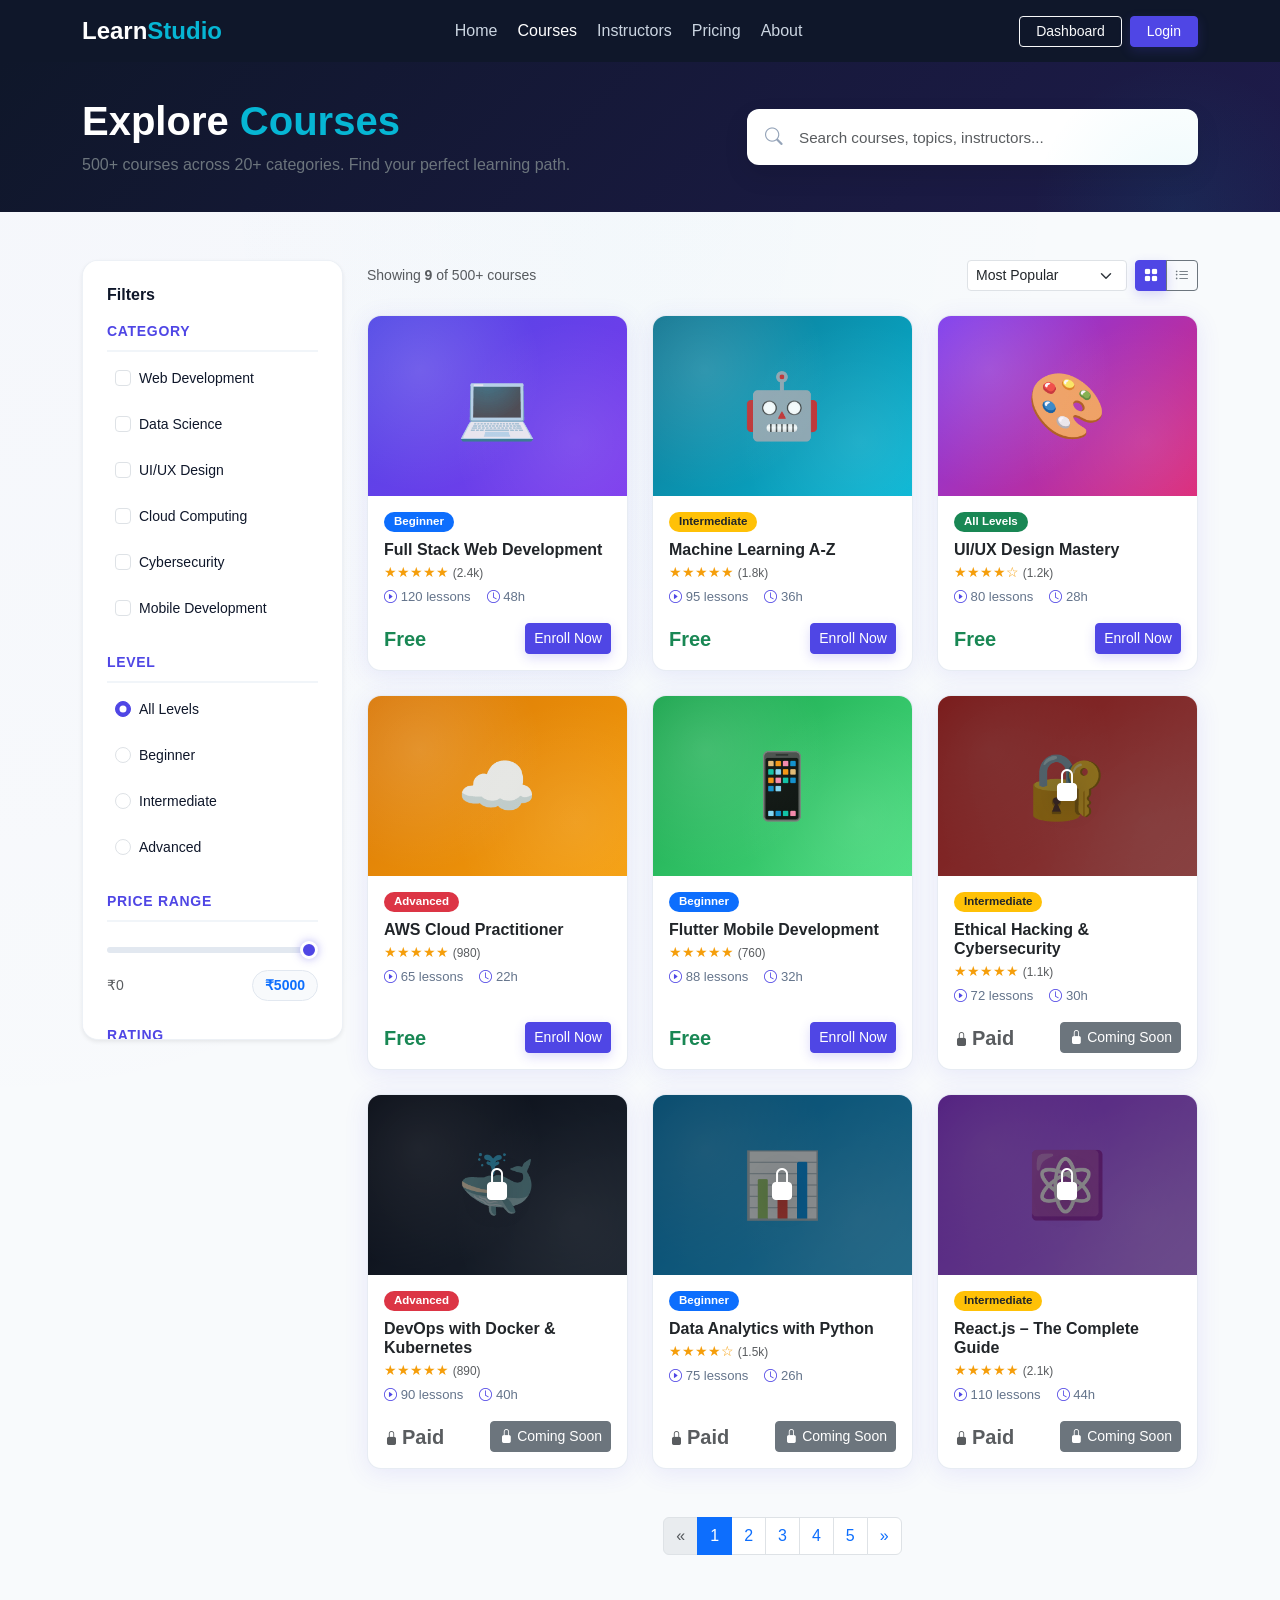
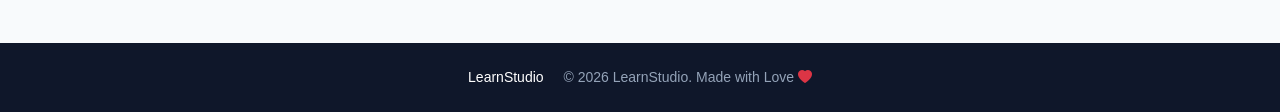
<file: courses.html>
<!DOCTYPE html>
<html lang="en">
<head>
  <meta charset="UTF-8"/>
  <meta name="viewport" content="width=device-width, initial-scale=1.0"/>
  <title>Courses – LearnStudio</title>
  <link href="https://cdn.jsdelivr.net/npm/bootstrap@5.3.3/dist/css/bootstrap.min.css" rel="stylesheet"/>
  <link href="https://cdn.jsdelivr.net/npm/bootstrap-icons@1.11.3/font/bootstrap-icons.css" rel="stylesheet"/>
  <link href="css/style.css" rel="stylesheet"/>
</head>
<body>

<!-- Navbar -->
<nav class="navbar navbar-expand-lg navbar-dark sticky-top">
  <div class="container">
    <a class="navbar-brand fw-bold fs-4" href="index.html">Learn<span>Studio</span></a>
    <button class="navbar-toggler" type="button" data-bs-toggle="collapse" data-bs-target="#nav">
      <span class="navbar-toggler-icon"></span>
    </button>
    <div class="collapse navbar-collapse" id="nav">
      <ul class="navbar-nav mx-auto gap-1">
        <li class="nav-item"><a class="nav-link" href="index.html">Home</a></li>
        <li class="nav-item"><a class="nav-link active" href="courses.html">Courses</a></li>
        <li class="nav-item"><a class="nav-link" href="#">Instructors</a></li>
        <li class="nav-item"><a class="nav-link" href="#">Pricing</a></li>
        <li class="nav-item"><a class="nav-link" href="about.html">About</a></li>
      </ul>
      <div class="d-flex gap-2" id="navActions">
        <a href="dashboard.html" class="btn btn-outline-light btn-sm px-3">Dashboard</a>
        <!-- auth btn injected by JS -->
      </div>
    </div>
  </div>
</nav>

<!-- Page Header -->
<div class="page-header">
  <div class="container">
    <div class="row align-items-center">
      <div class="col-lg-7">
        <h1 class="fw-bold mb-2">Explore <span>Courses</span></h1>
        <p class="text-secondary mb-4 mb-lg-0">500+ courses across 20+ categories. Find your perfect learning path.</p>
      </div>
      <div class="col-lg-5">
        <div class="search-box">
          <i class="bi bi-search"></i>
          <input type="text" class="form-control" placeholder="Search courses, topics, instructors..." id="searchInput" oninput="filterCourses()"/>
        </div>
      </div>
    </div>
  </div>
</div>

<div class="container py-5">
  <div class="row g-4">
    <!-- Filters Sidebar -->
    <aside class="col-lg-3">
      <div class="bg-white rounded-4 p-4 shadow-sm sticky-top filter-sidebar">
        <h6 class="fw-bold mb-3">Filters</h6>

        <div class="mb-4">
          <p class="small fw-bold text-muted text-uppercase mb-2 filter-section-title">Category</p>
          <div class="d-flex flex-column gap-2">
            <div class="form-check"><input class="form-check-input" type="checkbox" onchange="filterCourses()"/><label class="form-check-label small">Web Development</label></div>
            <div class="form-check"><input class="form-check-input" type="checkbox" onchange="filterCourses()"/><label class="form-check-label small">Data Science</label></div>
            <div class="form-check"><input class="form-check-input" type="checkbox" onchange="filterCourses()"/><label class="form-check-label small">UI/UX Design</label></div>
            <div class="form-check"><input class="form-check-input" type="checkbox" onchange="filterCourses()"/><label class="form-check-label small">Cloud Computing</label></div>
            <div class="form-check"><input class="form-check-input" type="checkbox" onchange="filterCourses()"/><label class="form-check-label small">Cybersecurity</label></div>
            <div class="form-check"><input class="form-check-input" type="checkbox" onchange="filterCourses()"/><label class="form-check-label small">Mobile Development</label></div>
          </div>
        </div>

        <div class="mb-4">
          <p class="small fw-bold text-muted text-uppercase mb-2 filter-section-title">Level</p>
          <div class="d-flex flex-column gap-2">
            <div class="form-check"><input class="form-check-input" type="radio" name="level" value="all" checked onchange="filterCourses()"/><label class="form-check-label small">All Levels</label></div>
            <div class="form-check"><input class="form-check-input" type="radio" name="level" value="beginner" onchange="filterCourses()"/><label class="form-check-label small">Beginner</label></div>
            <div class="form-check"><input class="form-check-input" type="radio" name="level" value="intermediate" onchange="filterCourses()"/><label class="form-check-label small">Intermediate</label></div>
            <div class="form-check"><input class="form-check-input" type="radio" name="level" value="advanced" onchange="filterCourses()"/><label class="form-check-label small">Advanced</label></div>
          </div>
        </div>

        <div class="mb-4">
          <p class="small fw-bold text-muted text-uppercase mb-3 filter-section-title">Price Range</p>
          <input type="range" class="form-range mb-2" min="0" max="5000" value="5000" id="priceRange" oninput="document.getElementById('priceVal').textContent='₹'+this.value; filterCourses();"/>
          <div class="d-flex justify-content-between small text-muted align-items-center">
            <span>₹0</span><span id="priceVal" class="price-display fw-bold text-primary">₹5000</span>
          </div>
        </div>

        <div class="mb-3">
          <p class="small fw-bold text-muted text-uppercase mb-2 filter-section-title">Rating</p>
          <div class="d-flex flex-column gap-2">
            <div class="form-check"><input class="form-check-input" type="radio" name="rating" checked onchange="filterCourses()"/><label class="form-check-label small">All Ratings</label></div>
            <div class="form-check"><input class="form-check-input" type="radio" name="rating" onchange="filterCourses()"/><label class="form-check-label small text-warning">★★★★★ 4.5+</label></div>
            <div class="form-check"><input class="form-check-input" type="radio" name="rating" onchange="filterCourses()"/><label class="form-check-label small text-warning">★★★★☆ 4.0+</label></div>
            <div class="form-check"><input class="form-check-input" type="radio" name="rating" onchange="filterCourses()"/><label class="form-check-label small text-warning">★★★☆☆ 3.0+</label></div>
          </div>
        </div>

        <button class="btn btn-outline-primary btn-sm w-100 fw-semibold mt-2" onclick="resetFilters()">Reset Filters</button>

      </div>
    </aside>

    <!-- Course Grid -->
    <main class="col-lg-9">
      <div class="d-flex justify-content-between align-items-center mb-4 flex-wrap gap-2">
        <p class="text-muted small mb-0">Showing <strong>12</strong> of 500+ courses</p>
        <div class="d-flex gap-2 align-items-center">
          <select class="form-select form-select-sm" style="width:auto">
            <option>Most Popular</option>
            <option>Newest</option>
            <option>Highest Rated</option>
            <option>Price: Low to High</option>
            <option>Price: High to Low</option>
          </select>
          <div class="btn-group btn-group-sm">
            <button class="btn btn-primary" id="gridBtn" onclick="setView('grid')"><i class="bi bi-grid-fill"></i></button>
            <button class="btn btn-outline-secondary" id="listBtn" onclick="setView('list')"><i class="bi bi-list-ul"></i></button>
          </div>
        </div>
      </div>

      <div class="row g-4" id="courseGrid"></div>

      <!-- Pagination -->
      <nav class="mt-5 d-flex justify-content-center">
        <ul class="pagination">
          <li class="page-item disabled"><a class="page-link" href="#">«</a></li>
          <li class="page-item active"><a class="page-link" href="#">1</a></li>
          <li class="page-item"><a class="page-link" href="#">2</a></li>
          <li class="page-item"><a class="page-link" href="#">3</a></li>
          <li class="page-item"><a class="page-link" href="#">4</a></li>
          <li class="page-item"><a class="page-link" href="#">5</a></li>
          <li class="page-item"><a class="page-link" href="#">»</a></li>
        </ul>
      </nav>
    </main>
  </div>
</div>

<!-- Footer -->
<footer class="py-4 mt-4">
  <div class="container text-center small">
    <span class="brand">Learn<span>Studio</span></span>
    <span class="ms-3">© 2026 LearnStudio. Made with Love <i class="bi bi-heart-fill text-danger"></i></span>
  </div>
</footer>

<!-- Locked Course Modal -->
<div class="modal fade" id="lockedModal" tabindex="-1">
  <div class="modal-dialog modal-dialog-centered" style="max-width:400px">
    <div class="modal-content border-0 rounded-4 overflow-hidden">
      <div style="background:linear-gradient(135deg,#1e1b4b,#0f172a);padding:2rem;text-align:center;color:#fff">
        <div style="font-size:3rem;margin-bottom:.5rem">🔒</div>
        <h5 class="fw-bold mb-1">Premium Course</h5>
        <p class="mb-0 opacity-75 small" id="lockedCourseTitle"></p>
      </div>
      <div class="p-4 text-center">
        <div class="d-inline-flex align-items-center gap-2 px-3 py-1 rounded-pill mb-3"
             style="background:#fef9c3;color:#854d0e;font-size:.8rem;font-weight:600">
          <i class="bi bi-clock"></i> Coming Soon
        </div>
        <h6 class="fw-bold mb-2">This course is paid &amp; under development</h6>
        <p class="text-muted small mb-4">We're working hard to bring this course to you. It will be available as a premium course soon. Stay tuned!</p>
        <ul class="list-unstyled text-start small mb-4">
          <li class="d-flex gap-2 mb-2"><i class="bi bi-check-circle-fill text-success mt-1"></i><span>Full HD video lessons</span></li>
          <li class="d-flex gap-2 mb-2"><i class="bi bi-check-circle-fill text-success mt-1"></i><span>Hands-on projects &amp; assignments</span></li>
          <li class="d-flex gap-2"><i class="bi bi-check-circle-fill text-success mt-1"></i><span>Certificate of completion</span></li>
        </ul>
        <button class="btn btn-primary w-100 fw-semibold" data-bs-dismiss="modal">Got it!</button>
      </div>
    </div>
  </div>
</div>

<script src="https://cdn.jsdelivr.net/npm/bootstrap@5.3.3/dist/js/bootstrap.bundle.min.js"></script>
<script src="js/api.js"></script>
<script>
  const COURSES = [
    { id:1, title:'Full Stack Web Development',      bg:'linear-gradient(135deg,#4f46e5,#7c3aed)', icon:'💻', level:'Beginner',     levelCls:'bg-primary',           rating:'★★★★★', numericRating: 5.0, reviews:'2.4k', lessons:120, hours:48, free:true,  price: 0,    category: 'Web Development' },
    { id:2, title:'Machine Learning A-Z',            bg:'linear-gradient(135deg,#0e7490,#06b6d4)', icon:'🤖', level:'Intermediate', levelCls:'bg-warning text-dark', rating:'★★★★★', numericRating: 5.0, reviews:'1.8k', lessons:95,  hours:36, free:true,  price: 0,    category: 'Data Science' },
    { id:3, title:'UI/UX Design Mastery',            bg:'linear-gradient(135deg,#7c3aed,#db2777)', icon:'🎨', level:'All Levels',   levelCls:'bg-success',           rating:'★★★★☆', numericRating: 4.0, reviews:'1.2k', lessons:80,  hours:28, free:true,  price: 0,    category: 'UI/UX Design' },
    { id:4, title:'AWS Cloud Practitioner',          bg:'linear-gradient(135deg,#d97706,#f59e0b)', icon:'☁️', level:'Advanced',     levelCls:'bg-danger',            rating:'★★★★★', numericRating: 5.0, reviews:'980',  lessons:65,  hours:22, free:true,  price: 0,    category: 'Cloud Computing' },
    { id:5, title:'Flutter Mobile Development',      bg:'linear-gradient(135deg,#16a34a,#4ade80)', icon:'📱', level:'Beginner',     levelCls:'bg-primary',           rating:'★★★★★', numericRating: 5.0, reviews:'760',  lessons:88,  hours:32, free:true,  price: 0,    category: 'Mobile Development' },
    { id:6, title:'Ethical Hacking & Cybersecurity', bg:'linear-gradient(135deg,#dc2626,#f87171)', icon:'🔐', level:'Intermediate', levelCls:'bg-warning text-dark', rating:'★★★★★', numericRating: 4.8, reviews:'1.1k', lessons:72,  hours:30, free:false, price: 1499, category: 'Cybersecurity' },
    { id:7, title:'DevOps with Docker & Kubernetes', bg:'linear-gradient(135deg,#0f172a,#334155)', icon:'🐳', level:'Advanced',     levelCls:'bg-danger',            rating:'★★★★★', numericRating: 4.7, reviews:'890',  lessons:90,  hours:40, free:false, price: 1999, category: 'Cloud Computing' },
    { id:8, title:'Data Analytics with Python',      bg:'linear-gradient(135deg,#0284c7,#38bdf8)', icon:'📊', level:'Beginner',     levelCls:'bg-primary',           rating:'★★★★☆', numericRating: 4.2, reviews:'1.5k', lessons:75,  hours:26, free:false, price: 1299, category: 'Data Science' },
    { id:9, title:'React.js – The Complete Guide',   bg:'linear-gradient(135deg,#9333ea,#c084fc)', icon:'⚛️', level:'Intermediate', levelCls:'bg-warning text-dark', rating:'★★★★★', numericRating: 4.9, reviews:'2.1k', lessons:110, hours:44, free:false, price: 1799, category: 'Web Development' },
  ];

  // ── Render course cards ────────────────────────────────
  function renderCourses(list) {
    const grid = document.getElementById('courseGrid');
    grid.innerHTML = list.map(c => {
      if (c.free) {
        return `
        <div class="col-md-6 col-xl-4 course-item">
          <div class="card course-card h-100" data-category="${c.category}" data-level="${c.level.toLowerCase()}" data-price="${c.price}" data-rating="${c.numericRating}">
            <a href="course-detail.html?id=${c.id}" class="text-decoration-none">
              <div class="course-thumb" style="background:${c.bg}">${c.icon}</div>
            </a>
            <div class="card-body d-flex flex-column">
              <span class="badge ${c.levelCls} badge-level mb-2 align-self-start">${c.level}</span>
              <h6 class="fw-bold mb-1">${c.title}</h6>
              <div class="rating-stars mb-1">${c.rating} <span class="text-muted small">(${c.reviews})</span></div>
              <div class="course-meta d-flex gap-3 mb-3">
                <span><i class="bi bi-play-circle"></i> ${c.lessons} lessons</span>
                <span><i class="bi bi-clock"></i> ${c.hours}h</span>
              </div>
              <div class="d-flex justify-content-between align-items-center mt-auto">
                <span class="fw-bold text-success fs-5">Free</span>
                <button class="btn btn-sm btn-primary" id="enroll-btn-${c.id}"
                        onclick="enrollCourse(${c.id}, '${c.title}', this)">
                  Enroll Now
                </button>
              </div>
            </div>
          </div>
        </div>`;
      } else {
        return `
        <div class="col-md-6 col-xl-4 course-item">
          <div class="card course-card h-100" data-category="${c.category}" data-level="${c.level.toLowerCase()}" data-price="${c.price}" data-rating="${c.numericRating}">
            <div class="text-decoration-none" onclick="showLockedModal('${c.title}')" style="cursor:pointer">
              <div class="course-thumb position-relative" style="background:${c.bg}">
                ${c.icon}
                <div style="position:absolute;inset:0;background:rgba(0,0,0,.45);display:flex;align-items:center;justify-content:center;border-radius:0">
                  <i class="bi bi-lock-fill text-white" style="font-size:2rem"></i>
                </div>
              </div>
            </div>
            <div class="card-body d-flex flex-column">
              <span class="badge ${c.levelCls} badge-level mb-2 align-self-start">${c.level}</span>
              <h6 class="fw-bold mb-1">${c.title}</h6>
              <div class="rating-stars mb-1">${c.rating} <span class="text-muted small">(${c.reviews})</span></div>
              <div class="course-meta d-flex gap-3 mb-3">
                <span><i class="bi bi-play-circle"></i> ${c.lessons} lessons</span>
                <span><i class="bi bi-clock"></i> ${c.hours}h</span>
              </div>
              <div class="d-flex justify-content-between align-items-center mt-auto">
                <span class="fw-bold text-muted fs-5"><i class="bi bi-lock-fill me-1" style="font-size:.9rem"></i>Paid</span>
                <button class="btn btn-sm btn-secondary" onclick="showLockedModal('${c.title}')">
                  <i class="bi bi-lock-fill me-1"></i>Coming Soon
                </button>
              </div>
            </div>
          </div>
        </div>`;
      }
    }).join('');
  }

  // ── Locked course modal ────────────────────────────────
  function showLockedModal(title) {
    document.getElementById('lockedCourseTitle').textContent = title;
    new bootstrap.Modal(document.getElementById('lockedModal')).show();
  }

  // ── Enroll button click → POST /api/enrollments/{id} ──
  async function enrollCourse(courseId, title, btn) {
    if (!getToken()) {
      if (confirm('You need to login to enroll. Go to login page?')) {
        window.location.href = 'login.html';
      }
      return;
    }
    btn.disabled = true;
    btn.innerHTML = '<span class="spinner-border spinner-border-sm"></span>';
    try {
      await apiEnroll(courseId);
      btn.innerHTML = '✅ Enrolled!';
      btn.classList.replace('btn-primary', 'btn-success');
      btn.onclick = () => window.location.href = 'dashboard.html';
      btn.disabled = false;
      showToast(`Successfully enrolled in "${title}"!`);
    } catch (err) {
      if (err.message.includes('Already enrolled')) {
        btn.innerHTML = '✅ Enrolled';
        btn.classList.replace('btn-primary', 'btn-success');
        btn.disabled = false;
      } else {
        btn.innerHTML = 'Enroll Now';
        btn.disabled = false;
        showToast('Enrollment failed: ' + err.message, 'danger');
      }
    }
  }

  // ── Toast notification ─────────────────────────────────
  function showToast(msg, type = 'success') {
    const t = document.createElement('div');
    t.className = `alert alert-${type} position-fixed bottom-0 end-0 m-3`;
    t.style.cssText = 'z-index:9999;min-width:280px;border-radius:12px';
    t.textContent = msg;
    document.body.appendChild(t);
    setTimeout(() => t.remove(), 3500);
  }

  // ── Mark already-enrolled courses on page load ─────────
  async function markEnrolled() {
    if (!getToken()) return;
    try {
      const enrollments = await apiMyEnrollments();
      enrollments.forEach(e => {
        const btn = document.getElementById(`enroll-btn-${e.courseId}`);
        if (btn) {
          btn.innerHTML = '▶ Continue';
          btn.classList.replace('btn-primary', 'btn-success');
          btn.onclick = () => window.location.href = buildCourseDetailUrl(e.courseId);
        }
      });
    } catch (err) { console.log('Could not check enrollments', err); }
  }

  function setView(type) {
    const items = document.querySelectorAll('.course-item');
    if (type === 'list') {
      items.forEach(i => i.className = 'col-12 course-item');
      document.getElementById('gridBtn').classList.replace('btn-primary','btn-outline-secondary');
      document.getElementById('listBtn').classList.replace('btn-outline-secondary','btn-primary');
    } else {
      items.forEach(i => i.className = 'col-md-6 col-xl-4 course-item');
      document.getElementById('listBtn').classList.replace('btn-primary','btn-outline-secondary');
      document.getElementById('gridBtn').classList.replace('btn-outline-secondary','btn-primary');
    }
  }

  function filterCourses() {
    const searchQuery = document.getElementById('searchInput').value.toLowerCase();
    const activeCategories = Array.from(document.querySelectorAll('.form-check-input[type="checkbox"]:checked'))
                                  .map(cb => cb.nextElementSibling.textContent.trim());
    const selectedLevel = document.querySelector('input[name="level"]:checked').value;
    const maxPrice = parseInt(document.getElementById('priceRange').value);
    
    const ratingRadios = document.querySelectorAll('input[name="rating"]');
    let minRating = 0;
    ratingRadios.forEach(r => {
      if(r.checked) {
        const text = r.nextElementSibling.textContent;
        if(text.includes('4.5')) minRating = 4.5;
        else if(text.includes('4.0')) minRating = 4.0;
        else if(text.includes('3.0')) minRating = 3.0;
      }
    });

    let visibleCount = 0;
    document.querySelectorAll('.course-item').forEach(item => {
      const card = item.querySelector('.course-card');
      const category = card.dataset.category;
      const level = card.dataset.level;
      const price = parseFloat(card.dataset.price);
      const rating = parseFloat(card.dataset.rating);
      const title = card.querySelector('h6').textContent.toLowerCase();

      const matchesSearch = title.includes(searchQuery);
      const matchesCategory = activeCategories.length === 0 || activeCategories.includes(category);
      const matchesLevel = selectedLevel === 'all' || level.includes(selectedLevel);
      const matchesPrice = price <= maxPrice;
      const matchesRating = rating >= minRating;

      if (matchesSearch && matchesCategory && matchesLevel && matchesPrice && matchesRating) {
        item.style.display = '';
        visibleCount++;
      } else {
        item.style.display = 'none';
      }
    });

    document.querySelector('.col-lg-9 p.text-muted strong').textContent = visibleCount;
  }

  function resetFilters() {
    document.getElementById('searchInput').value = '';
    document.querySelectorAll('.form-check-input[type="checkbox"]').forEach(cb => cb.checked = false);

    document.querySelector('input[name="level"][value="all"]').checked = true;
    document.getElementById('priceRange').value = 5000;
    document.getElementById('priceVal').textContent = '₹5000';
    document.querySelectorAll('input[name="rating"]')[0].checked = true;
    filterCourses();
  }


  // ── Init ───────────────────────────────────────────────
  if (getToken()) {
    document.getElementById('navActions').insertAdjacentHTML('beforeend',
      '<button onclick="logout()" class="btn btn-danger btn-sm px-3"><i class="bi bi-box-arrow-right me-1"></i>Logout</button>');
  } else {
    document.getElementById('navActions').insertAdjacentHTML('beforeend',
      '<a href="login.html" class="btn btn-primary btn-sm px-3">Login</a>');
  }

  // Initial render and filter application
  renderCourses(COURSES);
  markEnrolled();
  filterCourses(); // Apply initial filters on page load
</script>
</body>
</html>
</file>
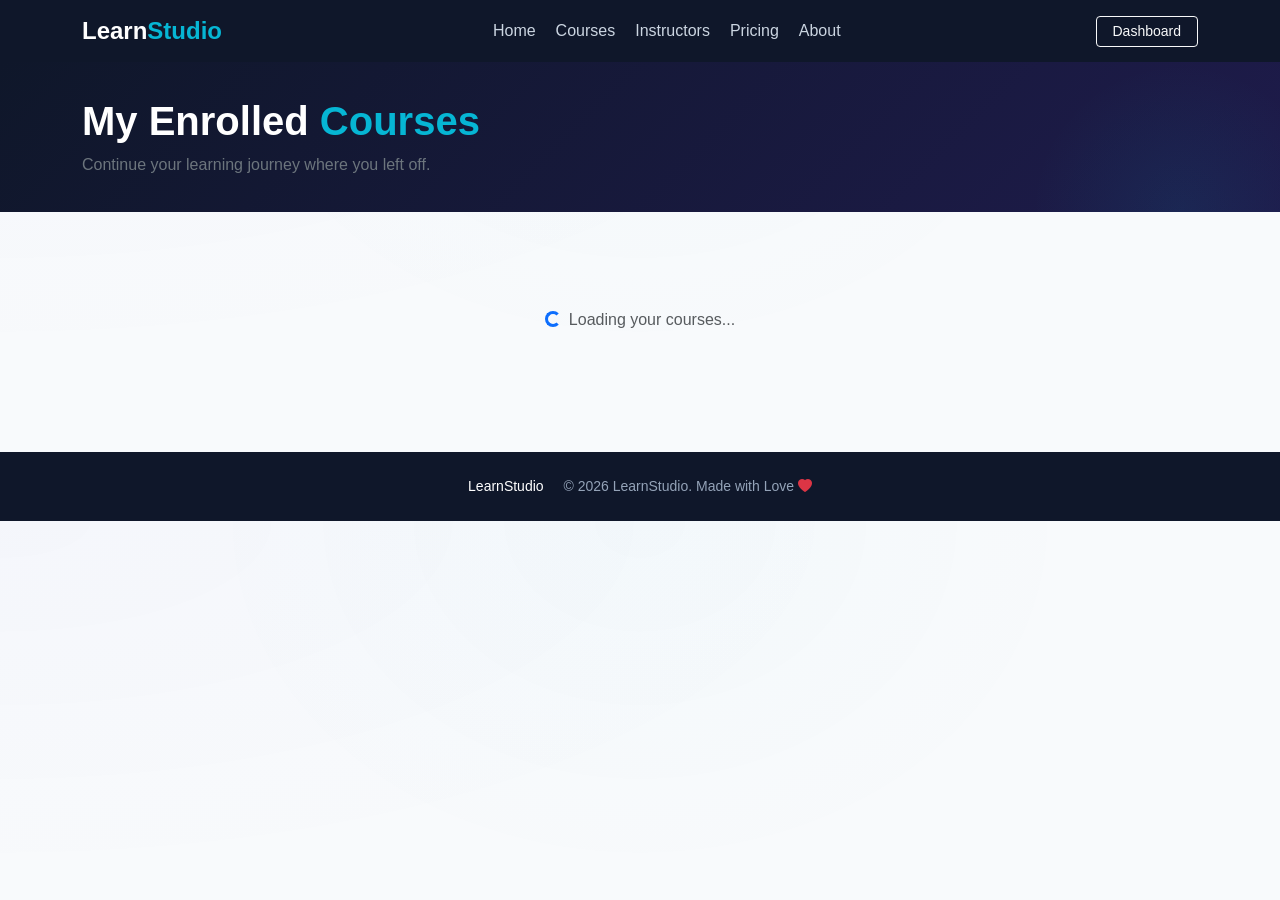
<file: my-courses.html>
<!DOCTYPE html>
<html lang="en">
<head>
  <meta charset="UTF-8"/>
  <meta name="viewport" content="width=device-width, initial-scale=1.0"/>
  <title>My Courses – LearnStudio</title>
  <link href="https://cdn.jsdelivr.net/npm/bootstrap@5.3.3/dist/css/bootstrap.min.css" rel="stylesheet"/>
  <link href="https://cdn.jsdelivr.net/npm/bootstrap-icons@1.11.3/font/bootstrap-icons.css" rel="stylesheet"/>
  <link href="css/style.css" rel="stylesheet"/>
</head>
<body>

<!-- Navbar -->
<nav class="navbar navbar-expand-lg navbar-dark sticky-top">
  <div class="container">
    <a class="navbar-brand fw-bold fs-4" href="index.html">Learn<span>Studio</span></a>
    <button class="navbar-toggler" type="button" data-bs-toggle="collapse" data-bs-target="#nav">
      <span class="navbar-toggler-icon"></span>
    </button>
    <div class="collapse navbar-collapse" id="nav">
      <ul class="navbar-nav mx-auto gap-1">
        <li class="nav-item"><a class="nav-link" href="index.html">Home</a></li>
        <li class="nav-item"><a class="nav-link" href="courses.html">Courses</a></li>
        <li class="nav-item"><a class="nav-link" href="#">Instructors</a></li>
        <li class="nav-item"><a class="nav-link" href="#">Pricing</a></li>
        <li class="nav-item"><a class="nav-link" href="about.html">About</a></li>
      </ul>
      <div class="d-flex gap-2" id="navActions">
        <a href="dashboard.html" class="btn btn-outline-light btn-sm px-3">Dashboard</a>
        <!-- auth btn injected by JS -->
      </div>
    </div>
  </div>
</nav>

<!-- Page Header -->
<div class="page-header">
  <div class="container">
    <h1 class="fw-bold mb-2">My Enrolled <span>Courses</span></h1>
    <p class="text-secondary mb-0">Continue your learning journey where you left off.</p>
  </div>
</div>

<div class="container py-5">
  <div class="row g-4" id="myCoursesGrid">
    <!-- Enrolled courses will be rendered here -->
    <div class="text-center py-5 text-muted col-12">
      <div class="spinner-border spinner-border-sm text-primary me-2"></div>Loading your courses...
    </div>
  </div>
</div>

<!-- Footer -->
<footer class="py-4 mt-4">
  <div class="container text-center small">
    <span class="brand">Learn<span>Studio</span></span>
    <span class="ms-3">© 2026 LearnStudio. Made with Love <i class="bi bi-heart-fill text-danger"></i></span>
  </div>
</footer>

<script src="https://cdn.jsdelivr.net/npm/bootstrap@5.3.3/dist/js/bootstrap.bundle.min.js"></script>
<script src="js/api.js"></script>
<script>
  requireAuth();

  // Static course data for lookup (should ideally come from a central source or API)
  const COURSES_DATA = [
    { id:1, title:'Full Stack Web Development',      bg:'linear-gradient(135deg,#4f46e5,#7c3aed)', icon:'💻', level:'Beginner',     levelCls:'bg-primary',           rating:'★★★★★', numericRating: 5.0, reviews:'2.4k', lessons:120, hours:48, free:true,  price: 0,    category: 'Web Development' },
    { id:2, title:'Machine Learning A-Z',            bg:'linear-gradient(135deg,#0e7490,#06b6d4)', icon:'🤖', level:'Intermediate', levelCls:'bg-warning text-dark', rating:'★★★★★', numericRating: 5.0, reviews:'1.8k', lessons:95,  hours:36, free:true,  price: 0,    category: 'Data Science' },
    { id:3, title:'UI/UX Design Mastery',            bg:'linear-gradient(135deg,#7c3aed,#db2777)', icon:'🎨', level:'All Levels',   levelCls:'bg-success',           rating:'★★★★☆', numericRating: 4.0, reviews:'1.2k', lessons:80,  hours:28, free:true,  price: 0,    category: 'UI/UX Design' },
    { id:4, title:'AWS Cloud Practitioner',          bg:'linear-gradient(135deg,#d97706,#f59e0b)', icon:'☁️', level:'Advanced',     levelCls:'bg-danger',            rating:'★★★★★', numericRating: 5.0, reviews:'980',  lessons:65,  hours:22, free:true,  price: 0,    category: 'Cloud Computing' },
    { id:5, title:'Flutter Mobile Development',      bg:'linear-gradient(135deg,#16a34a,#4ade80)', icon:'📱', level:'Beginner',     levelCls:'bg-primary',           rating:'★★★★★', numericRating: 5.0, reviews:'760',  lessons:88,  hours:32, free:true,  price: 0,    category: 'Mobile Development' },
    { id:6, title:'Ethical Hacking & Cybersecurity', bg:'linear-gradient(135deg,#dc2626,#f87171)', icon:'🔐', level:'Intermediate', levelCls:'bg-warning text-dark', rating:'★★★★★', numericRating: 4.8, reviews:'1.1k', lessons:72,  hours:30, free:false, price: 1499, category: 'Cybersecurity' },
    { id:7, title:'DevOps with Docker & Kubernetes', bg:'linear-gradient(135deg,#0f172a,#334155)', icon:'🐳', level:'Advanced',     levelCls:'bg-danger',            rating:'★★★★★', numericRating: 4.7, reviews:'890',  lessons:90,  hours:40, free:false, price: 1999, category: 'Cloud Computing' },
    { id:8, title:'Data Analytics with Python',      bg:'linear-gradient(135deg,#0284c7,#38bdf8)', icon:'📊', level:'Beginner',     levelCls:'bg-primary',           rating:'★★★★☆', numericRating: 4.2, reviews:'1.5k', lessons:75,  hours:26, free:false, price: 1299, category: 'Data Science' },
    { id:9, title:'React.js – The Complete Guide',   bg:'linear-gradient(135deg,#9333ea,#c084fc)', icon:'⚛️', level:'Intermediate', levelCls:'bg-warning text-dark', rating:'★★★★★', numericRating: 4.9, reviews:'2.1k', lessons:110, hours:44, free:false, price: 1799, category: 'Web Development' },
  ];

  // ── Render enrolled course cards ────────────────────────────────
  async function renderMyCourses() {
    const grid = document.getElementById('myCoursesGrid');
    grid.innerHTML = `<div class="text-center py-5 text-muted col-12">
                        <div class="spinner-border spinner-border-sm text-primary me-2"></div>Loading your courses...
                      </div>`;

    try {
      const enrollments = await apiMyEnrollments();

      if (!Array.isArray(enrollments) || enrollments.length === 0) {
        grid.innerHTML = `
          <div class="col-12 text-center py-5">
            <div style="font-size:3.5rem">📚</div>
            <h6 class="mt-3 fw-bold">You haven't enrolled in any courses yet!</h6>
            <p class="text-muted small">Browse and enroll in courses to start learning.</p>
            <a href="courses.html" class="btn btn-primary px-4">Browse Courses</a>
          </div>`;
        return;
      }

      const courseCardsHtml = enrollments.map(e => {
        const course = COURSES_DATA.find(c => c.id === e.courseId);
        if (!course) {
          console.warn(`Course with ID ${e.courseId} not found in static data.`);
          return ''; // Skip if course data is missing
        }

        const progress = Math.max(0, Math.min(100, Number(e.progress) || 0));
        const status = getProgressVariant(progress); // Reusing helper from dashboard.html
        const detailUrl = buildCourseDetailUrl(e.courseId);

        return `
        <div class="col-md-6 col-xl-4">
          <div class="card course-card h-100">
            <a href="${detailUrl}" class="text-decoration-none">
              <div class="course-thumb" style="background:${course.bg}">${course.icon}</div>
            </a>
            <div class="card-body d-flex flex-column">
              <span class="badge ${course.levelCls} badge-level mb-2 align-self-start">${course.level}</span>
              <h6 class="fw-bold mb-1">${course.title}</h6>
              <div class="rating-stars mb-1">${course.rating} <span class="text-muted small">(${course.reviews})</span></div>
              <div class="course-meta d-flex gap-3 mb-3">
                <span><i class="bi bi-play-circle"></i> ${course.lessons} lessons</span>
                <span><i class="bi bi-clock"></i> ${course.hours}h</span>
              </div>
              <div class="mt-auto">
                <div class="d-flex justify-content-between small mb-1">
                  <span class="text-muted">${e.completedLessons}/${e.totalLessons} lessons completed</span>
                  <span class="fw-semibold">${progress}%</span>
                </div>
                <div class="progress" style="height:8px">
                  <div class="progress-bar ${status.bar}" role="progressbar" style="width:${progress}%"
                       aria-valuenow="${progress}" aria-valuemin="0" aria-valuemax="100"></div>
                </div>
              </div>
              <div class="d-grid mt-3">
                <a href="${detailUrl}" class="btn btn-sm btn-success fw-semibold">Continue Learning</a>
              </div>
            </div>
          </div>
        </div>`;
      }).join('');

      grid.innerHTML = courseCardsHtml;

    } catch (err) {
      grid.innerHTML = `
        <div class="col-12 alert alert-warning">
          <i class="bi bi-exclamation-triangle me-2"></i>
          Could not load your courses. Make sure Spring Boot is running on
          <strong>http://localhost:8080</strong>
          <br><small class="text-muted">${err.message}</small>
        </div>`;
      console.error('My Courses error:', err);
    }
  }

  // Helper function for progress bar variant (copied from dashboard.html)
  function getProgressVariant(progress) {
    if (progress >= 100) return { badge:'bg-success', bar:'bg-success', label:'Completed' };
    if (progress > 0) return { badge:'bg-warning text-dark', bar:'bg-warning', label:'In Progress' };
    return { badge:'bg-secondary', bar:'bg-secondary', label:'Not Started' };
  }

  // ── Init ───────────────────────────────────────────────
  if (getToken()) {
    document.getElementById('navActions').insertAdjacentHTML('beforeend',
      '<button onclick="logout()" class="btn btn-danger btn-sm px-3"><i class="bi bi-box-arrow-right me-1"></i>Logout</button>');
  } else {
    document.getElementById('navActions').insertAdjacentHTML('beforeend',
      '<a href="login.html" class="btn btn-primary btn-sm px-3">Login</a>');
  }

  renderMyCourses();
</script>
</body>
</html>
</file>
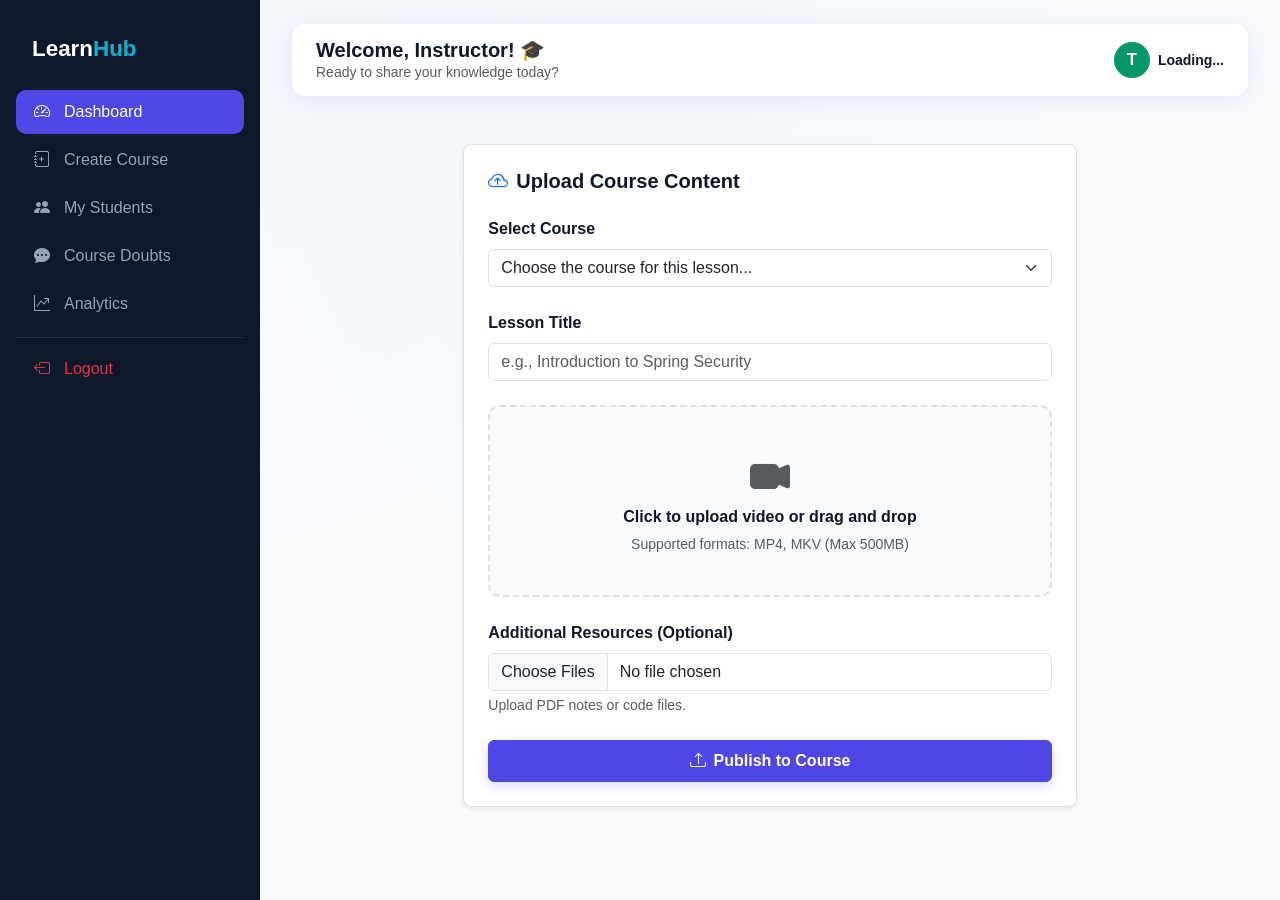
<file: teacher-dashboard.html>
<!DOCTYPE html>
<html lang="en">
<head>
  <meta charset="UTF-8"/>
  <meta name="viewport" content="width=device-width, initial-scale=1.0"/>
  <title>Instructor Dashboard – LearnHub</title>
  <link href="https://cdn.jsdelivr.net/npm/bootstrap@5.3.3/dist/css/bootstrap.min.css" rel="stylesheet"/>
  <link href="https://cdn.jsdelivr.net/npm/bootstrap-icons@1.11.3/font/bootstrap-icons.css" rel="stylesheet"/>
  <link href="css/style.css" rel="stylesheet"/>
  <style>
    .upload-area {
      border: 2px dashed #dee2e6;
      border-radius: 12px;
      padding: 40px;
      text-align: center;
      background: #f8fafc;
      transition: all 0.3s ease;
      cursor: pointer;
    }
    .upload-area:hover {
      border-color: #4f46e5;
      background: #f1f5f9;
    }
  </style>
</head>
<body>

<!-- Sidebar -->
<aside class="sidebar" id="sidebar">
  <div class="brand">Learn<span>Hub</span></div>
  <nav class="nav flex-column">
    <a href="teacher-dashboard.html" class="nav-link active"><i class="bi bi-speedometer2"></i> Dashboard</a>
    <a href="#" class="nav-link"><i class="bi bi-journal-plus"></i> Create Course</a>
    <a href="#" class="nav-link"><i class="bi bi-people-fill"></i> My Students</a>
    <a href="#" class="nav-link"><i class="bi bi-chat-dots-fill"></i> Course Doubts</a>
    <a href="#" class="nav-link"><i class="bi bi-graph-up-arrow"></i> Analytics</a>
    <hr class="border-secondary my-2"/>
    <a href="#" onclick="logout()" class="nav-link text-danger">
      <i class="bi bi-box-arrow-left"></i> Logout
    </a>
  </nav>
</aside>

<div class="main-content">

  <!-- Top Bar -->
  <div class="top-bar">
    <div class="d-flex align-items-center gap-3">
      <button class="btn btn-sm btn-light d-lg-none"
              onclick="document.getElementById('sidebar').classList.toggle('open')">
        <i class="bi bi-list fs-5"></i>
      </button>
      <div>
        <h5 class="mb-0 fw-bold" id="greetMsg">Welcome, Instructor! 🎓</h5>
        <p class="text-muted small mb-0">Ready to share your knowledge today?</p>
      </div>
    </div>
    <div class="d-flex align-items-center gap-2">
      <div id="userAvatar"
           style="width:36px;height:36px;background:#059669;border-radius:50%;
                  display:flex;align-items:center;justify-content:center;
                  color:#fff;font-weight:700">T</div>
      <span class="small fw-semibold d-none d-md-block" id="userNameDisplay">Loading...</span>
    </div>
  </div>

  <!-- Main Container -->
  <div class="container-fluid py-4">
    <div class="row g-4">
      <div class="col-lg-8 mx-auto">
        <div class="bg-white rounded-3 p-4 shadow-sm border">
          <h5 class="fw-bold mb-4"><i class="bi bi-cloud-arrow-up me-2 text-primary"></i>Upload Course Content</h5>
          
          <form id="uploadForm">
            <div class="mb-4">
              <label class="form-label fw-semibold">Select Course</label>
              <select class="form-select" id="courseSelect" required>
                <option value="" selected disabled>Choose the course for this lesson...</option>
                <!-- These would be dynamically loaded from your API -->
                <option value="1">Advanced Java Programming</option>
                <option value="2">Modern Web Development</option>
                <option value="3">Python for Data Science</option>
              </select>
            </div>

            <div class="mb-4">
              <label class="form-label fw-semibold">Lesson Title</label>
              <input type="text" class="form-control" placeholder="e.g., Introduction to Spring Security" required>
            </div>

            <div class="upload-area mb-4" onclick="document.getElementById('fileInput').click()">
              <i class="bi bi-camera-video-fill text-muted mb-3" style="font-size: 2.5rem;"></i>
              <h6 class="fw-bold">Click to upload video or drag and drop</h6>
              <p class="text-muted small mb-0">Supported formats: MP4, MKV (Max 500MB)</p>
              <input type="file" id="fileInput" class="d-none" accept="video/*">
            </div>

            <div class="mb-4">
               <label class="form-label fw-semibold">Additional Resources (Optional)</label>
               <input type="file" class="form-control" multiple>
               <div class="form-text text-muted">Upload PDF notes or code files.</div>
            </div>

            <button type="submit" class="btn btn-primary w-100 py-2 fw-semibold">
              <i class="bi bi-upload me-2"></i>Publish to Course
            </button>
          </form>
        </div>
      </div>
    </div>
  </div>
</div>

<script src="https://cdn.jsdelivr.net/npm/bootstrap@5.3.3/dist/js/bootstrap.bundle.min.js"></script>
<script src="js/api.js"></script>
<script>
  requireAuth();
  window.addEventListener('DOMContentLoaded', () => {
    const user = getUser();
    if (user) {
      document.getElementById('userNameDisplay').textContent = user.name;
      document.getElementById('userAvatar').textContent = user.name.charAt(0).toUpperCase();
    }
  });
</script>
</body>
</html>
</file>
<file: css/style.css>
:root {
  --primary: #4f46e5;
  --primary-dark: #3730a3;
  --secondary: #06b6d4;
  --dark: #0f172a;
  --light-bg: #f8fafc;
  --card-shadow: 0 4px 24px rgba(79,70,229,0.10);
  --radius: 14px;
}

* { margin: 0; padding: 0; box-sizing: border-box; }

html, body {
  max-width: 100%;
  overflow-x: hidden;
}

body {
  font-family: 'Segoe UI', sans-serif;
  background: var(--light-bg);
  background-image: 
    radial-gradient(at 0% 0%, rgba(79, 70, 229, 0.02) 0, transparent 50%), 
    radial-gradient(at 50% 0%, rgba(6, 182, 212, 0.02) 0, transparent 50%);
  color: var(--dark);
  overflow-x: hidden;
}

img, video, iframe {
  max-width: 100%;
  height: auto;
}

/* ── Navbar ── */
.navbar-brand span { color: var(--secondary); }
.navbar { background: var(--dark) !important; }
.navbar .nav-link { color: #cbd5e1 !important; transition: color .2s; }
.navbar .nav-link:hover, .navbar .nav-link.active { color: #fff !important; }
.btn { transition: all 0.3s ease; }
.btn-primary { background: var(--primary); border-color: var(--primary); box-shadow: 0 4px 12px rgba(79, 70, 229, 0.2); }
.btn-primary:hover { background: var(--primary-dark); border-color: var(--primary-dark); }

/* ── Hero ── */
.hero {
  background: linear-gradient(135deg, var(--dark) 0%, #1e1b4b 60%, #0e7490 100%);
  min-height: 92vh;
  display: flex;
  align-items: center;
  color: #fff;
  position: relative;
  overflow: hidden;
}
.hero::before {
  content: '';
  position: absolute;
  width: 600px; height: 600px;
  background: radial-gradient(circle, rgba(79,70,229,.25) 0%, transparent 70%);
  top: -100px; right: -100px;
  border-radius: 50%;
  pointer-events: none;
}
.hero a,
.hero button {
  position: relative;
  z-index: 10;
  pointer-events: auto;
}
.hero-badge {
  display: inline-block;
  background: rgba(79,70,229,.25);
  border: 1px solid rgba(79,70,229,.5);
  color: #a5b4fc;
  padding: 6px 16px;
  border-radius: 50px;
  font-size: .85rem;
  margin-bottom: 1.2rem;
}
.hero h1 { font-size: clamp(1.8rem, 5vw, 3.5rem); font-weight: 800; line-height: 1.15; }
.hero h1 span { color: var(--secondary); }
.hero p { color: #94a3b8; font-size: 1.1rem; max-width: 520px; }
.hero-stats { display: flex; gap: 2rem; margin-top: 2rem; }
.hero-stats .stat h3 { font-size: 1.8rem; font-weight: 700; color: #fff; }
.hero-stats .stat p { color: #94a3b8; font-size: .85rem; }
.hero-img-wrap {
  background: rgba(255,255,255,.05);
  border: 1px solid rgba(255,255,255,.1);
  border-radius: var(--radius);
  padding: 2rem;
  backdrop-filter: blur(10px);
}

/* ── Section ── */
.section-title { font-size: 2rem; font-weight: 700; }
.section-title span { color: var(--primary); }
.section-sub { color: #64748b; }

/* ── Page Header ── */
.page-header {
  background: linear-gradient(135deg, var(--dark) 0%, #1e1b4b 100%);
  padding: 2.2rem 0;
  color: #fff;
  position: relative;
  overflow: hidden;
}
.page-header h1 span { color: var(--secondary); }
.page-header::after {
  content: '';
  position: absolute;
  width: 300px; height: 300px;
  background: radial-gradient(circle, rgba(6, 182, 212, 0.08) 0%, transparent 70%);
  bottom: -150px; right: -50px;
  border-radius: 50%;
}
.search-box { position: relative; background: #fff; border-radius: 12px; padding: 2px; box-shadow: 0 10px 25px rgba(0,0,0,0.1); }
.search-box i { position: absolute; left: 18px; top: 50%; transform: translateY(-50%); color: #94a3b8; font-size: 1.1rem; z-index: 10; }
.search-box .form-control {
  border: none; padding-left: 50px; height: 52px; border-radius: 10px; font-size: 0.95rem;
}
.search-box .form-control:focus { box-shadow: none; border: 1.5px solid var(--primary); }

/* ── Course Card ── */
.course-card {
  border: 1px solid rgba(226, 232, 240, 0.8);
  border-radius: var(--radius);
  box-shadow: var(--card-shadow);
  transition: all .3s cubic-bezier(0.4, 0, 0.2, 1);
  overflow: hidden;
  background: #fff;
}
.course-card:hover { transform: translateY(-6px); box-shadow: 0 12px 32px rgba(79,70,229,.18); }
.course-card .card-img-top { height: 180px; object-fit: cover; }
.course-thumb {
  height: 180px;
  background: linear-gradient(135deg, #4f46e5 0%, #7c3aed 50%, #06b6d4 100%);
  position: relative;
  overflow: hidden;
  display: flex; align-items: center; justify-content: center;
  font-size: 4rem;
  color: rgba(255, 255, 255, 0.95);
  transition: background 0.5s ease;
}

/* ── Global Footer ── */
footer {
  background-color: var(--dark) !important;
  color: #94a3b8 !important;
}
footer .brand {
  color: #fff !important;
}
footer h6 {
  color: #fff !important;
}
footer a {
  color: #94a3b8 !important;
  text-decoration: none !important;
  transition: color 0.3s;
}
footer a:hover {
  color: #fff !important;
}
footer hr {
  border-color: rgba(255, 255, 255, 0.1) !important;
}
.course-thumb::before {
  content: '';
  position: absolute;
  inset: 0;
  background-image: radial-gradient(circle at 20% 30%, rgba(255, 255, 255, 0.15) 0%, transparent 50%),
                    radial-gradient(circle at 80% 70%, rgba(255, 255, 255, 0.1) 0%, transparent 50%);
}
.course-thumb i { filter: drop-shadow(0 4px 12px rgba(0,0,0,0.2)); z-index: 1; }
.badge-level { font-size: .72rem; padding: 4px 10px; border-radius: 50px; }
.course-meta { font-size: .82rem; color: #64748b; }
.course-meta i { color: var(--primary); }
.rating-stars { color: #f59e0b; font-size: .85rem; }

/* ── Feature Card ── */
.feature-card {
  background: #fff;
  border-radius: var(--radius);
  padding: 2rem 1.5rem;
  box-shadow: var(--card-shadow);
  transition: transform .25s;
  height: 100%;
}
.feature-card:hover { transform: translateY(-4px); }
.feature-icon {
  width: 56px; height: 56px;
  border-radius: 14px;
  display: flex; align-items: center; justify-content: center;
  font-size: 1.5rem;
  margin-bottom: 1rem;
}

/* ── Testimonial ── */
.testimonial-card {
  background: #fff;
  border-radius: var(--radius);
  padding: 1.8rem;
  box-shadow: var(--card-shadow);
}
.testimonial-card .avatar {
  width: 48px; height: 48px;
  border-radius: 50%;
  display: flex; align-items: center; justify-content: center;
  font-weight: 700; font-size: 1.1rem; color: #fff;
}

/* ── Auth Page ── */
.auth-wrapper {
  min-height: 100vh;
  background: linear-gradient(135deg, var(--dark) 0%, #1e1b4b 100%);
  display: flex; align-items: center; justify-content: center;
}
.auth-card {
  background: #fff;
  border-radius: 20px;
  padding: 2.5rem;
  width: 100%; max-width: 460px;
  box-shadow: 0 20px 60px rgba(0,0,0,.3);
}
.auth-card .logo { font-size: 1.6rem; font-weight: 800; color: var(--dark); }
.auth-card .logo span { color: var(--primary); }
.form-control:focus { border-color: var(--primary); box-shadow: 0 0 0 .2rem rgba(79,70,229,.2); }
.nav-pills .nav-link.active { background: var(--primary); }
.nav-pills .nav-link { color: var(--dark); }
.social-btn { border: 1.5px solid #e2e8f0; border-radius: 10px; padding: .6rem; transition: background .2s; }
.social-btn:hover { background: #f1f5f9; }

/* ── Dashboard ── */
.sidebar {
  width: 260px; min-height: 100vh;
  background: var(--dark);
  position: fixed; top: 0; left: 0;
  padding: 1.5rem 1rem;
  z-index: 100;
  transition: transform .3s;
}
.sidebar .brand { font-size: 1.4rem; font-weight: 800; color: #fff; padding: .5rem 1rem 1.5rem; }
.sidebar .brand span { color: var(--secondary); }
.sidebar .nav-link {
  color: #94a3b8; border-radius: 10px;
  padding: .65rem 1rem; margin-bottom: .2rem;
  display: flex; align-items: center; gap: .75rem;
  transition: all .2s;
}
.sidebar .nav-link:hover, .sidebar .nav-link.active {
  background: rgba(79,70,229,.2); color: #fff;
}
.sidebar .nav-link.active { background: var(--primary); color: #fff; }
.sidebar .nav-link i { width: 20px; text-align: center; }

@media (max-width: 991px) {
  .sidebar {
    transform: translateX(-100%);
    box-shadow: 10px 0 30px rgba(0,0,0,0.1);
  }
  .sidebar.open {
    transform: translateX(0);
  }
  .main-content {
    margin-left: 0 !important;
    padding: 1.2rem 1rem !important;
    width: 100%;
  }
  .top-bar {
    padding: 0.8rem 1rem;
  }
}

.main-content { margin-left: 260px; padding: 1.5rem 2rem; min-height: 100vh; }
.top-bar {
  background: #fff; border-radius: var(--radius);
  padding: 0.85rem 1.5rem;
  display: flex; align-items: center; justify-content: space-between;
  box-shadow: var(--card-shadow); margin-bottom: 1.5rem;
}
.stat-card {
  background: #fff; border-radius: var(--radius);
  padding: 1.5rem; box-shadow: var(--card-shadow);
}

@media (max-width: 768px) {
  .hero {
    min-height: auto;
    padding: 3rem 0 4rem;
  }

  .hero h1 {
    font-size: 2.2rem;
    line-height: 1.25;
  }

  .hero p {
    font-size: 1rem;
    line-height: 1.7;
  }

  .hero .d-flex.gap-3 {
    flex-direction: column;
    align-items: stretch;
  }

  .hero-btn {
    width: 100%;
    padding: 0.9rem 1rem;
    font-size: 1rem;
  }

  .hero-stats {
    display: grid;
    grid-template-columns: repeat(2, 1fr);
    gap: 1.2rem;
    margin-top: 2.5rem;
  }

  .hero-stats .stat {
    text-align: center;
  }

  .hero-stats h3 {
    font-size: 1.8rem;
  }

  .hero-badge {
    margin-top: 1rem;
  }
}

@media (max-width: 480px) {
  .hero h1 { font-size: 1.6rem; }
  .stat-card h3 { font-size: 1.4rem; }
  .feature-tab { width: 100%; }
  .input-group-responsive {
    flex-direction: column;
    gap: 10px;
  }
  .input-group-responsive > * {
    width: 100% !important;
    border-radius: 8px !important;
  }
}

.stat-card .icon {
  width: 50px; height: 50px; border-radius: 12px;
  display: flex; align-items: center; justify-content: center;
  font-size: 1.3rem;
}
.stat-card h3 { font-size: 1.8rem; font-weight: 700; margin: .5rem 0 .2rem; }
.progress { height: 8px; border-radius: 50px; }
.progress-bar { background: var(--primary); border-radius: 50px; }
.enrolled-card {
  background: #fff; border-radius: var(--radius);
  padding: 1.2rem; box-shadow: var(--card-shadow);
  display: flex; align-items: center; gap: 1rem;
}
.enrolled-card .thumb {
  width: 64px; height: 64px; border-radius: 10px;
  background: linear-gradient(135deg, var(--primary) 0%, var(--secondary) 100%);
  display: flex; align-items: center; justify-content: center;
  font-size: 1.8rem; flex-shrink: 0; color: #fff;
  box-shadow: 0 4px 12px rgba(79, 70, 229, 0.2);
}

/* ── Course Detail ── */
.course-hero {
  background: linear-gradient(135deg, var(--dark) 0%, #1e1b4b 100%);
  color: #fff;
  padding: 3rem 0 2.5rem;
}
.hero-stat-pill {
  display: inline-flex; align-items: center; gap: .4rem;
  background: rgba(255,255,255,.1);
  border: 1px solid rgba(255,255,255,.15);
  color: #e2e8f0;
  border-radius: 50px;
  padding: 5px 14px;
  font-size: .8rem;
  font-weight: 500;
}
/* ── Certificate Banner ── */
.cd-cert-banner {
  position: relative;
  background: linear-gradient(135deg, rgba(79,70,229,.35) 0%, rgba(14,116,144,.35) 100%);
  border: 1px solid rgba(255,255,255,.2);
  border-radius: 14px;
  padding: 1.1rem 1.4rem;
  color: #fff;
  cursor: pointer;
  overflow: hidden;
  transition: transform .2s, box-shadow .2s;
  width: 100%;
}
.cd-cert-banner:hover {
  transform: translateY(-2px);
  box-shadow: 0 8px 28px rgba(79,70,229,.35);
  border-color: rgba(255,255,255,.35);
}
.cd-cert-glow {
  position: absolute;
  width: 180px; height: 180px;
  background: radial-gradient(circle, rgba(255,255,255,.08) 0%, transparent 70%);
  top: -60px; right: -40px;
  border-radius: 50%;
  pointer-events: none;
}
.cd-cert-icon {
  width: 48px; height: 48px;
  background: rgba(255,255,255,.15);
  border-radius: 12px;
  display: flex; align-items: center; justify-content: center;
  font-size: 1.5rem;
  flex-shrink: 0;
}
.cd-cert-badge {
  background: rgba(255,255,255,.2);
  border: 1px solid rgba(255,255,255,.3);
  border-radius: 50px;
  padding: 2px 10px;
  font-size: .72rem;
  font-weight: 600;
  letter-spacing: .03em;
}
.cd-enroll-card {
  background: #fff;
  border-radius: var(--radius);
  padding: 1.5rem;
  box-shadow: 0 8px 32px rgba(0,0,0,.18);
  color: var(--dark);
}
.cd-player {
  background: var(--light-bg);
  border: 1px solid #e2e8f0;
  border-radius: 10px;
  padding: 1rem 1.2rem;
}
.lesson-yt-wrap {
  position: relative;
  aspect-ratio: 16/9;
  border-radius: 10px;
  overflow: hidden;
  background: #0f172a;
}
.lesson-yt-wrap iframe {
  position: absolute; inset: 0;
  width: 100%; height: 100%;
  border: none;
}
.lesson-no-video {
  display: flex; flex-direction: column;
  align-items: center; justify-content: center;
  aspect-ratio: 16/9;
  background: #f1f5f9;
  border-radius: 10px;
  color: #94a3b8;
}
.lesson-item {
  background: #fff;
  border-radius: 10px;
  padding: .85rem 1rem;
  margin-bottom: .5rem;
  display: flex;
  align-items: center;
  gap: .85rem;
  border: 1px solid #f1f5f9;
  box-shadow: 0 2px 4px rgba(0,0,0,.04);
  cursor: pointer;
  transition: all .2s;
  border-left: 3px solid transparent;
}
.lesson-item:hover:not(.locked) {
  box-shadow: 0 4px 14px rgba(79,70,229,.14);
  border-left-color: var(--primary);
  transform: translateX(3px);
}
.lesson-item.active  { border-left-color: var(--primary); background: #f5f3ff; }
.lesson-item.locked  { opacity: .6; cursor: not-allowed; }
.lesson-item.done    { background: #f0fdf4; border-left-color: #16a34a; }
.lesson-num {
  width: 30px; height: 30px; border-radius: 50%;
  background: var(--light-bg);
  display: flex; align-items: center; justify-content: center;
  font-size: .78rem; font-weight: 600; flex-shrink: 0;
}

/* ── Course Detail Enhancements ── */
.cd-video-wrap {
  position: relative;
  aspect-ratio: 16/9;
  border-radius: 12px;
  overflow: hidden;
  background: #000;
  box-shadow: 0 10px 30px rgba(0,0,0,0.2);
}
.cd-video-placeholder { position: relative; width: 100%; height: 100%; }
.cd-thumb-overlay {
  position: absolute; inset: 0;
  background: rgba(15, 23, 42, 0.4);
  display: flex; flex-direction: column; align-items: center; justify-content: center;
  transition: background 0.3s;
}
.cd-play-btn {
  width: 60px; height: 60px; background: #fff;
  border-radius: 50%; display: flex; align-items: center; justify-content: center;
  font-size: 1.5rem; color: var(--primary); margin-bottom: 10px;
  box-shadow: 0 0 20px rgba(255,255,255,0.4);
}
.cd-thumb-hover-label { color: #fff; font-size: 0.8rem; font-weight: 600; opacity: 0.9; }

.cd-details-card {
  background: #fff; border-radius: var(--radius);
  overflow: hidden; border: 1px solid #e2e8f0;
}
.cd-detail-row {
  display: flex; align-items: center; padding: 12px 16px;
  border-bottom: 1px solid #f1f5f9; gap: 12px;
}
.cd-detail-row:last-child { border-bottom: none; }
.cd-detail-row i { color: var(--primary); font-size: 1.1rem; width: 20px; text-align: center; }
.cd-detail-row .label { font-size: 0.85rem; color: #64748b; flex-grow: 1; }
.cd-detail-row .value { font-size: 0.85rem; font-weight: 600; color: var(--dark); }

.instructor-avatar, .review-avatar {
  width: 45px; height: 45px; border-radius: 50%;
  display: flex; align-items: center; justify-content: center;
  color: #fff; font-weight: 700; font-size: 1.1rem;
  background: var(--primary); flex-shrink: 0;
}

/* ── Curriculum States ── */
.lesson-item.locked {
  background: #f8fafc;
  color: #94a3b8;
  cursor: not-allowed;
  border-color: #e2e8f0;
}
.lesson-item.locked:hover { transform: none; box-shadow: none; }
.lesson-num.done { background: #16a34a; color: #fff; }

/* ── Enhanced Filters Sidebar ── */
.filter-sidebar {
  border: 1px solid rgba(226, 232, 240, 0.6);
  transition: box-shadow 0.3s ease;
  /* Ensure it doesn't overlap the navbar */
  z-index: 1000 !important; 
}

@media (min-width: 992px) {
  .filter-sidebar.sticky-top {
    top: 90px !important;
    /* Prevents the sidebar from being taller than the screen */
    max-height: calc(100vh - 120px);
    overflow-y: auto;
    overflow-x: hidden;
    scrollbar-width: thin;
    scrollbar-color: #cbd5e1 transparent;
  }
}

.filter-sidebar:hover {
  box-shadow: 0 10px 30px rgba(79, 70, 229, 0.08) !important;
}

.filter-section-title {
  letter-spacing: 0.05em;
  color: var(--primary) !important;
  border-bottom: 2px solid #f1f5f9;
  padding-bottom: 8px;
}

.form-check {
  padding: 6px 10px 6px 32px;
  margin-bottom: 2px;
  border-radius: 8px;
  transition: background 0.2s ease, transform 0.1s ease;
  cursor: pointer;
}

.form-check:hover {
  background: rgba(79, 70, 229, 0.05);
  transform: translateX(4px);
}

.form-check-input:checked {
  background-color: var(--primary);
  border-color: var(--primary);
}

/* ── Custom Range Slider ── */
.form-range::-webkit-slider-runnable-track {
  background: #e2e8f0;
  height: 6px;
  border-radius: 10px;
}

.form-range::-webkit-slider-thumb {
  appearance: none;
  width: 18px;
  height: 18px;
  background: var(--primary);
  border: 3px solid #fff;
  border-radius: 50%;
  margin-top: -6px; /* Centers thumb on track */
  box-shadow: 0 0 10px rgba(79, 70, 229, 0.4);
  transition: transform 0.2s ease, background 0.2s ease;
  cursor: pointer;
}

.form-range::-webkit-slider-thumb:hover {
  transform: scale(1.2);
  background: var(--primary-dark);
}

.price-display {
  background: #f8fafc;
  padding: 4px 12px;
  border-radius: 20px;
  border: 1px solid #e2e8f0;
}
</file>
